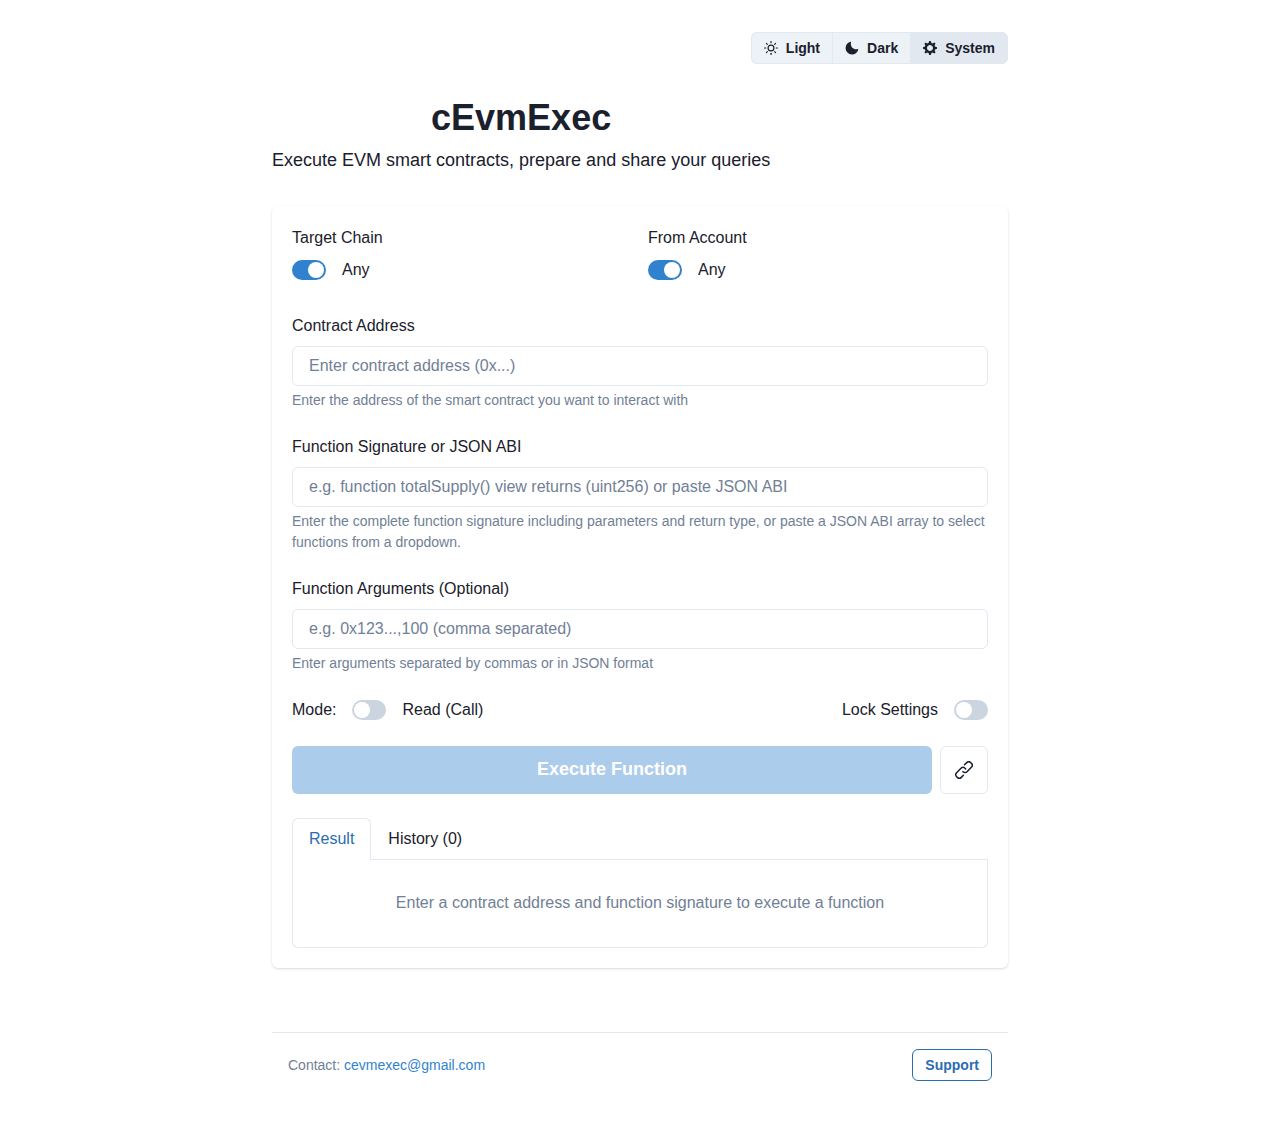
<file: index.html>
<!doctype html>
<html lang="en">
  <head>
    <meta charset="UTF-8" />
    <link rel="apple-touch-icon" sizes="180x180" href="/apple-touch-icon.png">
    <link rel="icon" type="image/png" sizes="32x32" href="/favicon-32x32.png">
    <link rel="icon" type="image/png" sizes="16x16" href="/favicon-16x16.png">
    <link rel="manifest" href="/site.webmanifest">
    <meta name="viewport" content="width=device-width, initial-scale=1.0" />
    <title>cEvmExec | Execute EVM Smart Contracts</title>
    <script type="module" crossorigin src="/assets/index-SxLn6He3.js"></script>
    <link rel="stylesheet" crossorigin href="/assets/index-XbdW03hg.css">
  </head>
  <body>
    <div id="root"></div>
  </body>
</html>
</file>
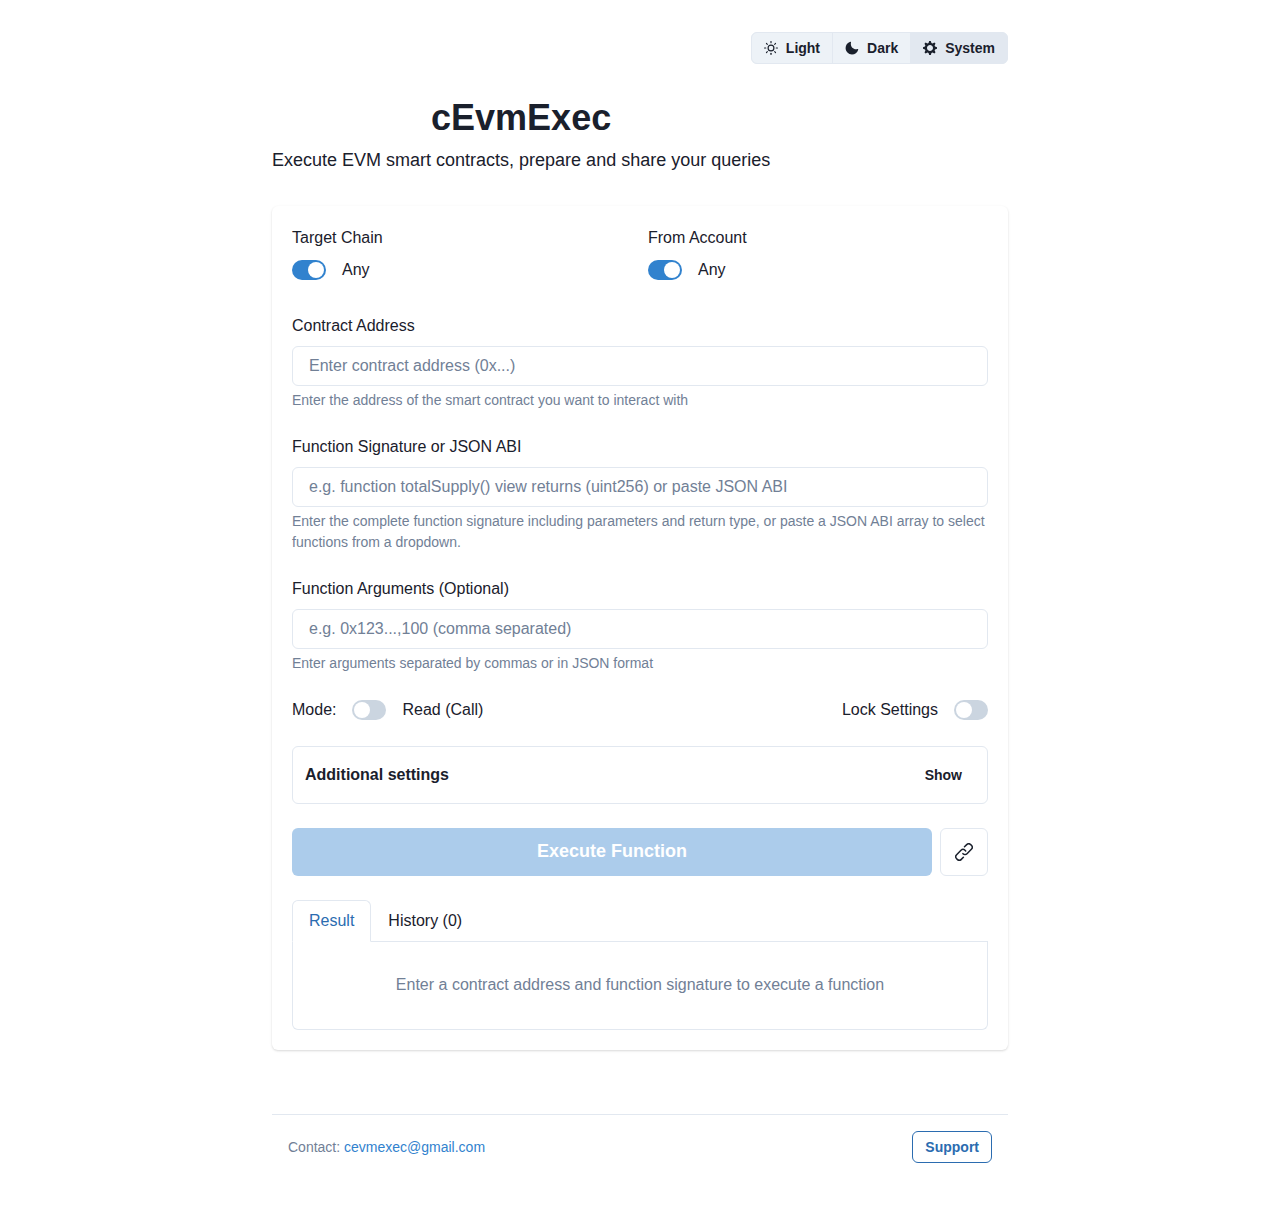
<file: c-evm-exec/index.html>
<!doctype html>
<html lang="en">
  <head>
    <meta charset="UTF-8" />
    <link rel="apple-touch-icon" sizes="180x180" href="/c-evm-exec/apple-touch-icon.png">
    <link rel="icon" type="image/png" sizes="32x32" href="/c-evm-exec/favicon-32x32.png">
    <link rel="icon" type="image/png" sizes="16x16" href="/c-evm-exec/favicon-16x16.png">
    <link rel="manifest" href="/c-evm-exec/site.webmanifest">
    <meta name="viewport" content="width=device-width, initial-scale=1.0" />
    <title>cEvmExec | Execute EVM Smart Contracts</title>
    <script type="module" crossorigin src="/c-evm-exec/assets/index-Dqx2PiT2.js"></script>
    <link rel="stylesheet" crossorigin href="/c-evm-exec/assets/index-XbdW03hg.css">
  </head>
  <body>
    <div id="root"></div>
  </body>
</html>
</file>
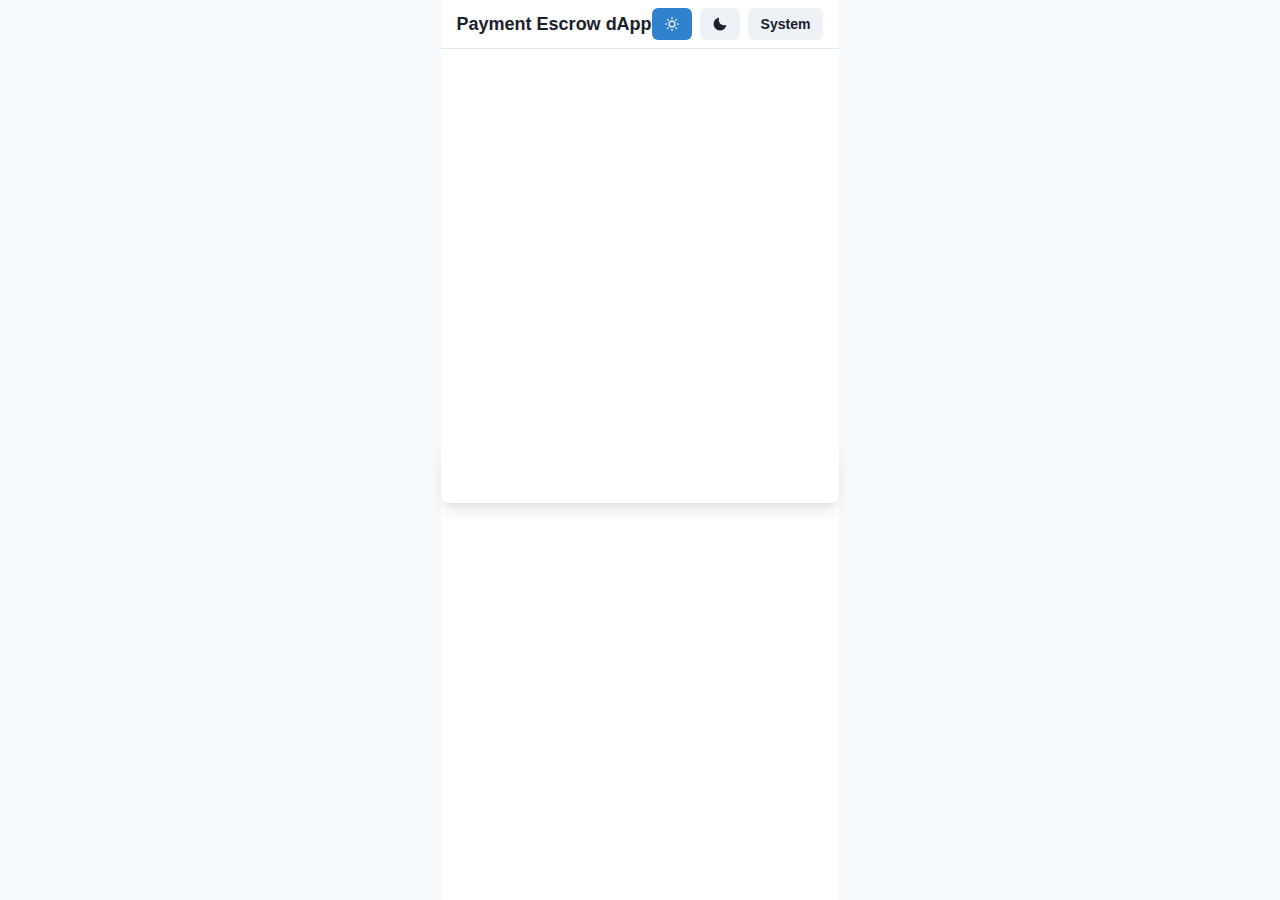
<file: payment-escrow-demo/index.html>
<!doctype html>
<html lang="en">
  <head>
    <meta charset="UTF-8" />
    <link rel="icon" type="image/svg+xml" href="/payment-escrow-demo/vite.svg" />
    <meta name="viewport" content="width=device-width, initial-scale=1.0" />
    <title>Vite + React + TS</title>
    <script type="module" crossorigin src="/payment-escrow-demo/assets/index-B3fAAQVp.js"></script>
    <link rel="stylesheet" crossorigin href="/payment-escrow-demo/assets/index-CQ7uEZ9y.css">
  </head>
  <body>
    <div id="root"></div>
  </body>
</html>
</file>
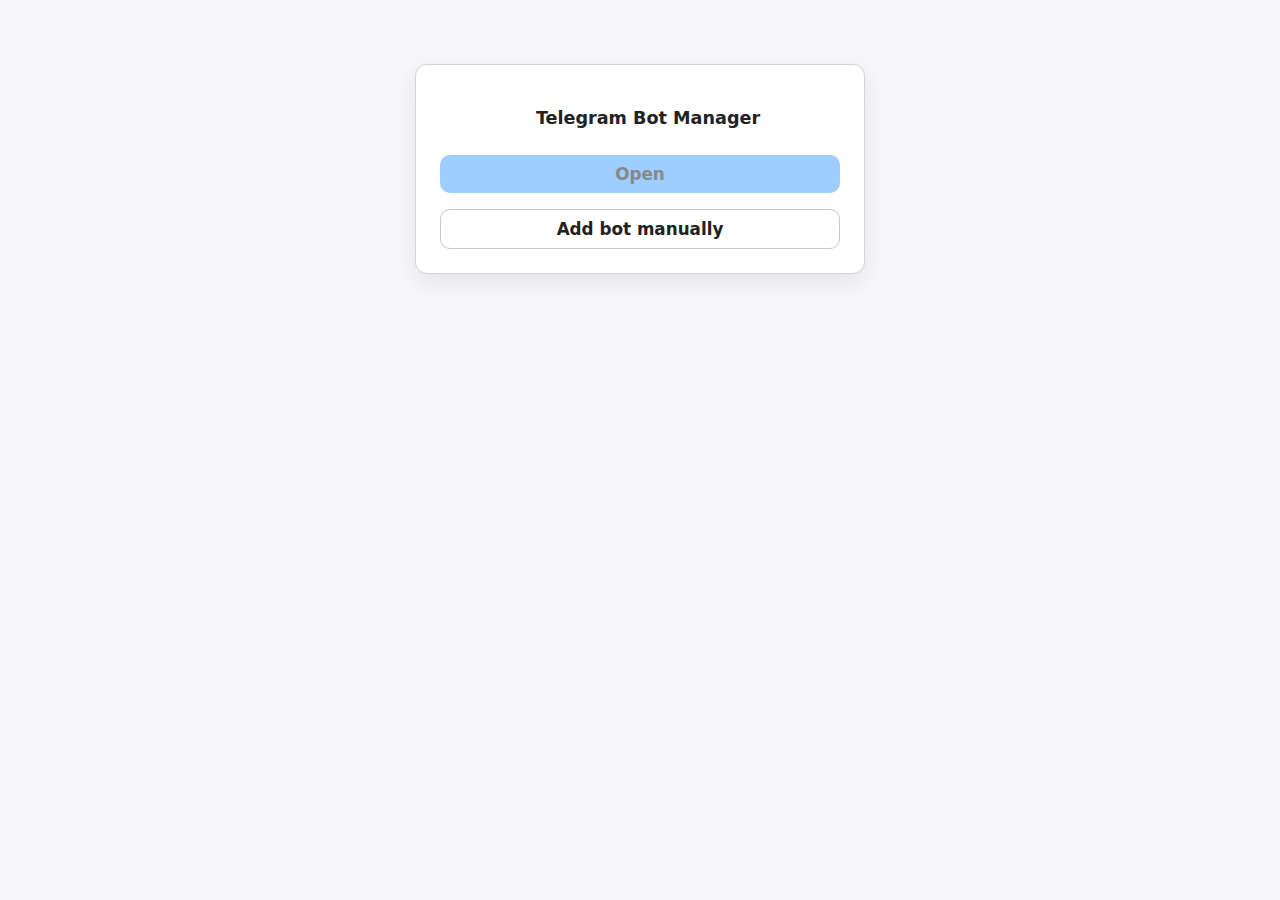
<file: tg-bot-mgr/index.html>
<!doctype html>
<html lang="en">
  <head>
    <meta charset="UTF-8" />
    <link rel="icon" type="image/png" href="/tg-bot-mgr/assets/favicon-96x96-BnGTQfo_.png" sizes="96x96" />
    <link rel="icon" type="image/svg+xml" href="/tg-bot-mgr/assets/favicon-kzw18Pbb.svg" />
    <link rel="shortcut icon" href="/tg-bot-mgr/assets/favicon-Dej0sKPl.ico" />
    <link rel="apple-touch-icon" sizes="180x180" href="/tg-bot-mgr/assets/apple-touch-icon-CgWHDt7_.png" />
    <link rel="manifest" href="/tg-bot-mgr/assets/site-SDphIG5N.webmanifest" />    <meta name="viewport" content="width=device-width, initial-scale=1.0" />
    <title>Telegram Bot Manager</title>
    <script type="module" crossorigin src="/tg-bot-mgr/assets/index-CdA2Se6t.js"></script>
    <link rel="stylesheet" crossorigin href="/tg-bot-mgr/assets/index-6ZyZ8cYD.css">
  </head>
  <body>
    <div id="root"></div>
  </body>
</html>
</file>
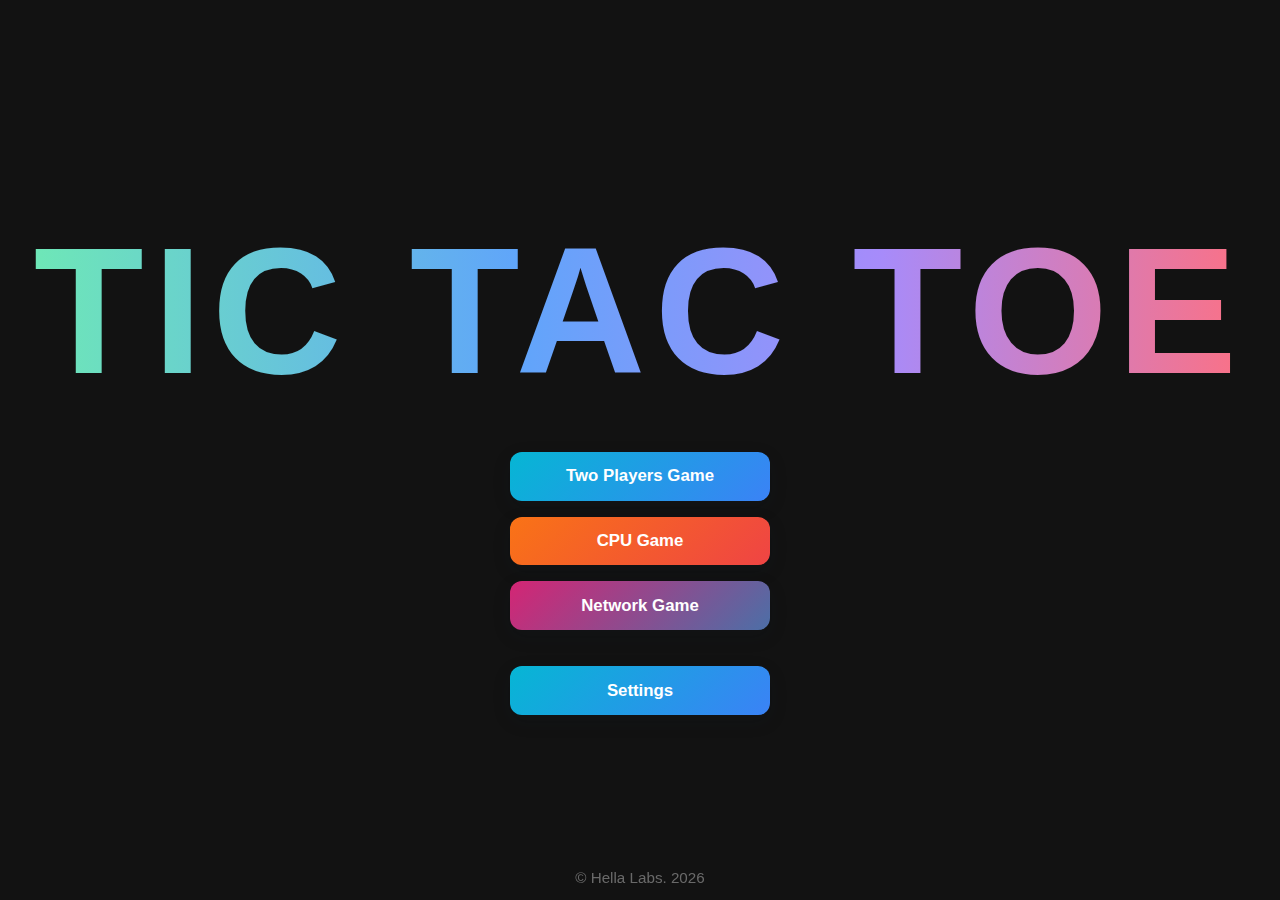
<file: tic-tac-toe/index.html>
<!doctype html>
<html lang="en">
  <head>
    <meta charset="UTF-8" />
    <link rel="icon" type="image/svg+xml" href="/tic-tac-toe/favicon.svg" />
    <!-- fallback for browsers that prefer ico -->
    <link rel="alternate icon" href="/tic-tac-toe/favicon.svg" />
    <meta name="viewport" content="width=device-width, initial-scale=1.0" />
    <title>tic-tac-toe</title>
    <script type="module" crossorigin src="/tic-tac-toe/assets/index-C40eplvd.js"></script>
    <link rel="stylesheet" crossorigin href="/tic-tac-toe/assets/index-lMoPb2-p.css">
  </head>
  <body>
    <div id="root"></div>
  </body>
</html>
</file>
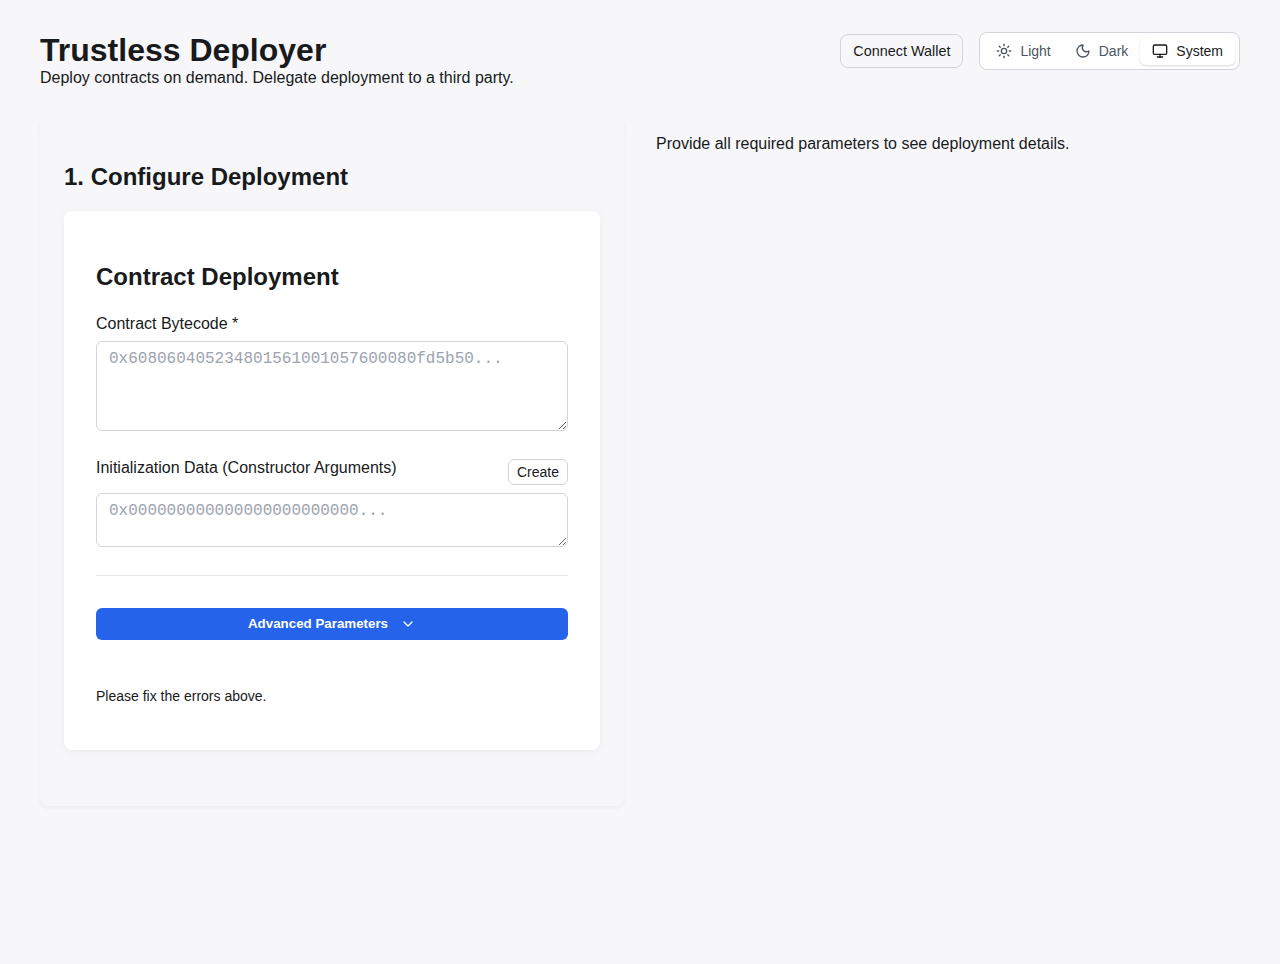
<file: trustless-deployer/index.html>
<!doctype html>
<html lang="en">
  <head>
    <meta charset="UTF-8" />
    <link rel="icon" type="image/png" href="/trustless-deployer/assets/favicon-96x96-Bd--wr_8.png" sizes="96x96" />
    <link rel="icon" type="image/svg+xml" href="/trustless-deployer/assets/favicon-B1NopTeC.svg" />
    <link rel="shortcut icon" href="/trustless-deployer/assets/favicon-BrxWhiCX.ico" />
    <link rel="apple-touch-icon" sizes="180x180" href="/trustless-deployer/assets/apple-touch-icon-BcESsQKA.png" />
    <link rel="manifest" href="/trustless-deployer/assets/site-SDphIG5N.webmanifest" />
    <meta name="viewport" content="width=device-width, initial-scale=1.0" />
    <title>Trustless Deployer</title>
    <script type="module" crossorigin src="/trustless-deployer/assets/index-DjYUB5Wj.js"></script>
    <link rel="stylesheet" crossorigin href="/trustless-deployer/assets/index-D3JilXo6.css">
  </head>
  <body>
    <div id="root"></div>
  </body>
</html>
</file>
<file: assets/index-XbdW03hg.css>
[data-rk] .iekbcc0{border:0;box-sizing:border-box;font-size:100%;line-height:normal;margin:0;padding:0;text-align:left;vertical-align:baseline;-webkit-tap-highlight-color:transparent}[data-rk] .iekbcc1{list-style:none}[data-rk] .iekbcc2{quotes:none}[data-rk] .iekbcc2:before,[data-rk] .iekbcc2:after{content:""}[data-rk] .iekbcc3{border-collapse:collapse;border-spacing:0}[data-rk] .iekbcc4{-webkit-appearance:none;-moz-appearance:none;appearance:none}[data-rk] .iekbcc5{outline:none}[data-rk] .iekbcc5::-moz-placeholder{opacity:1}[data-rk] .iekbcc5::placeholder{opacity:1}[data-rk] .iekbcc6{background-color:transparent;color:inherit}[data-rk] .iekbcc7:disabled{opacity:1}[data-rk] .iekbcc7::-ms-expand{display:none}[data-rk] .iekbcc8::-ms-clear{display:none}[data-rk] .iekbcc8::-webkit-search-cancel-button{-webkit-appearance:none}[data-rk] .iekbcc9{background:none;cursor:pointer;text-align:left}[data-rk] .iekbcca{color:inherit;text-decoration:none}[data-rk] .ju367v0{align-items:flex-start}[data-rk] .ju367v2{align-items:flex-end}[data-rk] .ju367v4{align-items:center}[data-rk] .ju367v6{display:none}[data-rk] .ju367v8{display:block}[data-rk] .ju367va{display:flex}[data-rk] .ju367vc{display:inline}[data-rk] .ju367ve{align-self:flex-start}[data-rk] .ju367vf{align-self:flex-end}[data-rk] .ju367vg{align-self:center}[data-rk] .ju367vh{background-size:cover}[data-rk] .ju367vi{border-radius:1px}[data-rk] .ju367vj{border-radius:6px}[data-rk] .ju367vk{border-radius:10px}[data-rk] .ju367vl{border-radius:13px}[data-rk] .ju367vm{border-radius:var(--rk-radii-actionButton)}[data-rk] .ju367vn{border-radius:var(--rk-radii-connectButton)}[data-rk] .ju367vo{border-radius:var(--rk-radii-menuButton)}[data-rk] .ju367vp{border-radius:var(--rk-radii-modal)}[data-rk] .ju367vq{border-radius:var(--rk-radii-modalMobile)}[data-rk] .ju367vr{border-radius:25%}[data-rk] .ju367vs{border-radius:9999px}[data-rk] .ju367vt{border-style:solid}[data-rk] .ju367vu{border-width:0px}[data-rk] .ju367vv{border-width:1px}[data-rk] .ju367vw{border-width:2px}[data-rk] .ju367vx{border-width:4px}[data-rk] .ju367vy{cursor:pointer}[data-rk] .ju367vz{cursor:none}[data-rk] .ju367v10{pointer-events:none}[data-rk] .ju367v11{pointer-events:all}[data-rk] .ju367v12{min-height:8px}[data-rk] .ju367v13{min-height:44px}[data-rk] .ju367v14{flex-direction:row}[data-rk] .ju367v15{flex-direction:column}[data-rk] .ju367v16{font-family:var(--rk-fonts-body)}[data-rk] .ju367v17{font-size:12px;line-height:18px}[data-rk] .ju367v18{font-size:13px;line-height:18px}[data-rk] .ju367v19{font-size:14px;line-height:18px}[data-rk] .ju367v1a{font-size:16px;line-height:20px}[data-rk] .ju367v1b{font-size:18px;line-height:24px}[data-rk] .ju367v1c{font-size:20px;line-height:24px}[data-rk] .ju367v1d{font-size:23px;line-height:29px}[data-rk] .ju367v1e{font-weight:400}[data-rk] .ju367v1f{font-weight:500}[data-rk] .ju367v1g{font-weight:600}[data-rk] .ju367v1h{font-weight:700}[data-rk] .ju367v1i{font-weight:800}[data-rk] .ju367v1j{gap:0}[data-rk] .ju367v1k{gap:1px}[data-rk] .ju367v1l{gap:2px}[data-rk] .ju367v1m{gap:3px}[data-rk] .ju367v1n{gap:4px}[data-rk] .ju367v1o{gap:5px}[data-rk] .ju367v1p{gap:6px}[data-rk] .ju367v1q{gap:8px}[data-rk] .ju367v1r{gap:10px}[data-rk] .ju367v1s{gap:12px}[data-rk] .ju367v1t{gap:14px}[data-rk] .ju367v1u{gap:16px}[data-rk] .ju367v1v{gap:18px}[data-rk] .ju367v1w{gap:20px}[data-rk] .ju367v1x{gap:24px}[data-rk] .ju367v1y{gap:28px}[data-rk] .ju367v1z{gap:32px}[data-rk] .ju367v20{gap:36px}[data-rk] .ju367v21{gap:44px}[data-rk] .ju367v22{gap:64px}[data-rk] .ju367v23{gap:-1px}[data-rk] .ju367v24{height:1px}[data-rk] .ju367v25{height:2px}[data-rk] .ju367v26{height:4px}[data-rk] .ju367v27{height:8px}[data-rk] .ju367v28{height:12px}[data-rk] .ju367v29{height:20px}[data-rk] .ju367v2a{height:24px}[data-rk] .ju367v2b{height:28px}[data-rk] .ju367v2c{height:30px}[data-rk] .ju367v2d{height:32px}[data-rk] .ju367v2e{height:34px}[data-rk] .ju367v2f{height:36px}[data-rk] .ju367v2g{height:40px}[data-rk] .ju367v2h{height:44px}[data-rk] .ju367v2i{height:48px}[data-rk] .ju367v2j{height:54px}[data-rk] .ju367v2k{height:60px}[data-rk] .ju367v2l{height:200px}[data-rk] .ju367v2m{height:100%}[data-rk] .ju367v2n{height:-moz-max-content;height:max-content}[data-rk] .ju367v2o{justify-content:flex-start}[data-rk] .ju367v2p{justify-content:flex-end}[data-rk] .ju367v2q{justify-content:center}[data-rk] .ju367v2r{justify-content:space-between}[data-rk] .ju367v2s{justify-content:space-around}[data-rk] .ju367v2t{text-align:left}[data-rk] .ju367v2u{text-align:center}[data-rk] .ju367v2v{text-align:inherit}[data-rk] .ju367v2w{margin-bottom:0}[data-rk] .ju367v2x{margin-bottom:1px}[data-rk] .ju367v2y{margin-bottom:2px}[data-rk] .ju367v2z{margin-bottom:3px}[data-rk] .ju367v30{margin-bottom:4px}[data-rk] .ju367v31{margin-bottom:5px}[data-rk] .ju367v32{margin-bottom:6px}[data-rk] .ju367v33{margin-bottom:8px}[data-rk] .ju367v34{margin-bottom:10px}[data-rk] .ju367v35{margin-bottom:12px}[data-rk] .ju367v36{margin-bottom:14px}[data-rk] .ju367v37{margin-bottom:16px}[data-rk] .ju367v38{margin-bottom:18px}[data-rk] .ju367v39{margin-bottom:20px}[data-rk] .ju367v3a{margin-bottom:24px}[data-rk] .ju367v3b{margin-bottom:28px}[data-rk] .ju367v3c{margin-bottom:32px}[data-rk] .ju367v3d{margin-bottom:36px}[data-rk] .ju367v3e{margin-bottom:44px}[data-rk] .ju367v3f{margin-bottom:64px}[data-rk] .ju367v3g{margin-bottom:-1px}[data-rk] .ju367v3h{margin-left:0}[data-rk] .ju367v3i{margin-left:1px}[data-rk] .ju367v3j{margin-left:2px}[data-rk] .ju367v3k{margin-left:3px}[data-rk] .ju367v3l{margin-left:4px}[data-rk] .ju367v3m{margin-left:5px}[data-rk] .ju367v3n{margin-left:6px}[data-rk] .ju367v3o{margin-left:8px}[data-rk] .ju367v3p{margin-left:10px}[data-rk] .ju367v3q{margin-left:12px}[data-rk] .ju367v3r{margin-left:14px}[data-rk] .ju367v3s{margin-left:16px}[data-rk] .ju367v3t{margin-left:18px}[data-rk] .ju367v3u{margin-left:20px}[data-rk] .ju367v3v{margin-left:24px}[data-rk] .ju367v3w{margin-left:28px}[data-rk] .ju367v3x{margin-left:32px}[data-rk] .ju367v3y{margin-left:36px}[data-rk] .ju367v3z{margin-left:44px}[data-rk] .ju367v40{margin-left:64px}[data-rk] .ju367v41{margin-left:-1px}[data-rk] .ju367v42{margin-right:0}[data-rk] .ju367v43{margin-right:1px}[data-rk] .ju367v44{margin-right:2px}[data-rk] .ju367v45{margin-right:3px}[data-rk] .ju367v46{margin-right:4px}[data-rk] .ju367v47{margin-right:5px}[data-rk] .ju367v48{margin-right:6px}[data-rk] .ju367v49{margin-right:8px}[data-rk] .ju367v4a{margin-right:10px}[data-rk] .ju367v4b{margin-right:12px}[data-rk] .ju367v4c{margin-right:14px}[data-rk] .ju367v4d{margin-right:16px}[data-rk] .ju367v4e{margin-right:18px}[data-rk] .ju367v4f{margin-right:20px}[data-rk] .ju367v4g{margin-right:24px}[data-rk] .ju367v4h{margin-right:28px}[data-rk] .ju367v4i{margin-right:32px}[data-rk] .ju367v4j{margin-right:36px}[data-rk] .ju367v4k{margin-right:44px}[data-rk] .ju367v4l{margin-right:64px}[data-rk] .ju367v4m{margin-right:-1px}[data-rk] .ju367v4n{margin-top:0}[data-rk] .ju367v4o{margin-top:1px}[data-rk] .ju367v4p{margin-top:2px}[data-rk] .ju367v4q{margin-top:3px}[data-rk] .ju367v4r{margin-top:4px}[data-rk] .ju367v4s{margin-top:5px}[data-rk] .ju367v4t{margin-top:6px}[data-rk] .ju367v4u{margin-top:8px}[data-rk] .ju367v4v{margin-top:10px}[data-rk] .ju367v4w{margin-top:12px}[data-rk] .ju367v4x{margin-top:14px}[data-rk] .ju367v4y{margin-top:16px}[data-rk] .ju367v4z{margin-top:18px}[data-rk] .ju367v50{margin-top:20px}[data-rk] .ju367v51{margin-top:24px}[data-rk] .ju367v52{margin-top:28px}[data-rk] .ju367v53{margin-top:32px}[data-rk] .ju367v54{margin-top:36px}[data-rk] .ju367v55{margin-top:44px}[data-rk] .ju367v56{margin-top:64px}[data-rk] .ju367v57{margin-top:-1px}[data-rk] .ju367v58{max-width:1px}[data-rk] .ju367v59{max-width:2px}[data-rk] .ju367v5a{max-width:4px}[data-rk] .ju367v5b{max-width:8px}[data-rk] .ju367v5c{max-width:12px}[data-rk] .ju367v5d{max-width:20px}[data-rk] .ju367v5e{max-width:24px}[data-rk] .ju367v5f{max-width:28px}[data-rk] .ju367v5g{max-width:30px}[data-rk] .ju367v5h{max-width:32px}[data-rk] .ju367v5i{max-width:34px}[data-rk] .ju367v5j{max-width:36px}[data-rk] .ju367v5k{max-width:40px}[data-rk] .ju367v5l{max-width:44px}[data-rk] .ju367v5m{max-width:48px}[data-rk] .ju367v5n{max-width:54px}[data-rk] .ju367v5o{max-width:60px}[data-rk] .ju367v5p{max-width:200px}[data-rk] .ju367v5q{max-width:100%}[data-rk] .ju367v5r{max-width:-moz-max-content;max-width:max-content}[data-rk] .ju367v5s{min-width:1px}[data-rk] .ju367v5t{min-width:2px}[data-rk] .ju367v5u{min-width:4px}[data-rk] .ju367v5v{min-width:8px}[data-rk] .ju367v5w{min-width:12px}[data-rk] .ju367v5x{min-width:20px}[data-rk] .ju367v5y{min-width:24px}[data-rk] .ju367v5z{min-width:28px}[data-rk] .ju367v60{min-width:30px}[data-rk] .ju367v61{min-width:32px}[data-rk] .ju367v62{min-width:34px}[data-rk] .ju367v63{min-width:36px}[data-rk] .ju367v64{min-width:40px}[data-rk] .ju367v65{min-width:44px}[data-rk] .ju367v66{min-width:48px}[data-rk] .ju367v67{min-width:54px}[data-rk] .ju367v68{min-width:60px}[data-rk] .ju367v69{min-width:200px}[data-rk] .ju367v6a{min-width:100%}[data-rk] .ju367v6b{min-width:-moz-max-content;min-width:max-content}[data-rk] .ju367v6c{overflow:hidden}[data-rk] .ju367v6d{padding-bottom:0}[data-rk] .ju367v6e{padding-bottom:1px}[data-rk] .ju367v6f{padding-bottom:2px}[data-rk] .ju367v6g{padding-bottom:3px}[data-rk] .ju367v6h{padding-bottom:4px}[data-rk] .ju367v6i{padding-bottom:5px}[data-rk] .ju367v6j{padding-bottom:6px}[data-rk] .ju367v6k{padding-bottom:8px}[data-rk] .ju367v6l{padding-bottom:10px}[data-rk] .ju367v6m{padding-bottom:12px}[data-rk] .ju367v6n{padding-bottom:14px}[data-rk] .ju367v6o{padding-bottom:16px}[data-rk] .ju367v6p{padding-bottom:18px}[data-rk] .ju367v6q{padding-bottom:20px}[data-rk] .ju367v6r{padding-bottom:24px}[data-rk] .ju367v6s{padding-bottom:28px}[data-rk] .ju367v6t{padding-bottom:32px}[data-rk] .ju367v6u{padding-bottom:36px}[data-rk] .ju367v6v{padding-bottom:44px}[data-rk] .ju367v6w{padding-bottom:64px}[data-rk] .ju367v6x{padding-bottom:-1px}[data-rk] .ju367v6y{padding-left:0}[data-rk] .ju367v6z{padding-left:1px}[data-rk] .ju367v70{padding-left:2px}[data-rk] .ju367v71{padding-left:3px}[data-rk] .ju367v72{padding-left:4px}[data-rk] .ju367v73{padding-left:5px}[data-rk] .ju367v74{padding-left:6px}[data-rk] .ju367v75{padding-left:8px}[data-rk] .ju367v76{padding-left:10px}[data-rk] .ju367v77{padding-left:12px}[data-rk] .ju367v78{padding-left:14px}[data-rk] .ju367v79{padding-left:16px}[data-rk] .ju367v7a{padding-left:18px}[data-rk] .ju367v7b{padding-left:20px}[data-rk] .ju367v7c{padding-left:24px}[data-rk] .ju367v7d{padding-left:28px}[data-rk] .ju367v7e{padding-left:32px}[data-rk] .ju367v7f{padding-left:36px}[data-rk] .ju367v7g{padding-left:44px}[data-rk] .ju367v7h{padding-left:64px}[data-rk] .ju367v7i{padding-left:-1px}[data-rk] .ju367v7j{padding-right:0}[data-rk] .ju367v7k{padding-right:1px}[data-rk] .ju367v7l{padding-right:2px}[data-rk] .ju367v7m{padding-right:3px}[data-rk] .ju367v7n{padding-right:4px}[data-rk] .ju367v7o{padding-right:5px}[data-rk] .ju367v7p{padding-right:6px}[data-rk] .ju367v7q{padding-right:8px}[data-rk] .ju367v7r{padding-right:10px}[data-rk] .ju367v7s{padding-right:12px}[data-rk] .ju367v7t{padding-right:14px}[data-rk] .ju367v7u{padding-right:16px}[data-rk] .ju367v7v{padding-right:18px}[data-rk] .ju367v7w{padding-right:20px}[data-rk] .ju367v7x{padding-right:24px}[data-rk] .ju367v7y{padding-right:28px}[data-rk] .ju367v7z{padding-right:32px}[data-rk] .ju367v80{padding-right:36px}[data-rk] .ju367v81{padding-right:44px}[data-rk] .ju367v82{padding-right:64px}[data-rk] .ju367v83{padding-right:-1px}[data-rk] .ju367v84{padding-top:0}[data-rk] .ju367v85{padding-top:1px}[data-rk] .ju367v86{padding-top:2px}[data-rk] .ju367v87{padding-top:3px}[data-rk] .ju367v88{padding-top:4px}[data-rk] .ju367v89{padding-top:5px}[data-rk] .ju367v8a{padding-top:6px}[data-rk] .ju367v8b{padding-top:8px}[data-rk] .ju367v8c{padding-top:10px}[data-rk] .ju367v8d{padding-top:12px}[data-rk] .ju367v8e{padding-top:14px}[data-rk] .ju367v8f{padding-top:16px}[data-rk] .ju367v8g{padding-top:18px}[data-rk] .ju367v8h{padding-top:20px}[data-rk] .ju367v8i{padding-top:24px}[data-rk] .ju367v8j{padding-top:28px}[data-rk] .ju367v8k{padding-top:32px}[data-rk] .ju367v8l{padding-top:36px}[data-rk] .ju367v8m{padding-top:44px}[data-rk] .ju367v8n{padding-top:64px}[data-rk] .ju367v8o{padding-top:-1px}[data-rk] .ju367v8p{position:absolute}[data-rk] .ju367v8q{position:fixed}[data-rk] .ju367v8r{position:relative}[data-rk] .ju367v8s{-webkit-user-select:none}[data-rk] .ju367v8t{right:0}[data-rk] .ju367v8u{transition:.125s ease}[data-rk] .ju367v8v{transition:transform .125s ease}[data-rk] .ju367v8w{-webkit-user-select:none;-moz-user-select:none;user-select:none}[data-rk] .ju367v8x{width:1px}[data-rk] .ju367v8y{width:2px}[data-rk] .ju367v8z{width:4px}[data-rk] .ju367v90{width:8px}[data-rk] .ju367v91{width:12px}[data-rk] .ju367v92{width:20px}[data-rk] .ju367v93{width:24px}[data-rk] .ju367v94{width:28px}[data-rk] .ju367v95{width:30px}[data-rk] .ju367v96{width:32px}[data-rk] .ju367v97{width:34px}[data-rk] .ju367v98{width:36px}[data-rk] .ju367v99{width:40px}[data-rk] .ju367v9a{width:44px}[data-rk] .ju367v9b{width:48px}[data-rk] .ju367v9c{width:54px}[data-rk] .ju367v9d{width:60px}[data-rk] .ju367v9e{width:200px}[data-rk] .ju367v9f{width:100%}[data-rk] .ju367v9g{width:-moz-max-content;width:max-content}[data-rk] .ju367v9h{-webkit-backdrop-filter:var(--rk-blurs-modalOverlay);backdrop-filter:var(--rk-blurs-modalOverlay)}[data-rk] .ju367v9i,[data-rk] .ju367v9j:hover,[data-rk] .ju367v9k:active{background:var(--rk-colors-accentColor)}[data-rk] .ju367v9l,[data-rk] .ju367v9m:hover,[data-rk] .ju367v9n:active{background:var(--rk-colors-accentColorForeground)}[data-rk] .ju367v9o,[data-rk] .ju367v9p:hover,[data-rk] .ju367v9q:active{background:var(--rk-colors-actionButtonBorder)}[data-rk] .ju367v9r,[data-rk] .ju367v9s:hover,[data-rk] .ju367v9t:active{background:var(--rk-colors-actionButtonBorderMobile)}[data-rk] .ju367v9u,[data-rk] .ju367v9v:hover,[data-rk] .ju367v9w:active{background:var(--rk-colors-actionButtonSecondaryBackground)}[data-rk] .ju367v9x,[data-rk] .ju367v9y:hover,[data-rk] .ju367v9z:active{background:var(--rk-colors-closeButton)}[data-rk] .ju367va0,[data-rk] .ju367va1:hover,[data-rk] .ju367va2:active{background:var(--rk-colors-closeButtonBackground)}[data-rk] .ju367va3,[data-rk] .ju367va4:hover,[data-rk] .ju367va5:active{background:var(--rk-colors-connectButtonBackground)}[data-rk] .ju367va6,[data-rk] .ju367va7:hover,[data-rk] .ju367va8:active{background:var(--rk-colors-connectButtonBackgroundError)}[data-rk] .ju367va9,[data-rk] .ju367vaa:hover,[data-rk] .ju367vab:active{background:var(--rk-colors-connectButtonInnerBackground)}[data-rk] .ju367vac,[data-rk] .ju367vad:hover,[data-rk] .ju367vae:active{background:var(--rk-colors-connectButtonText)}[data-rk] .ju367vaf,[data-rk] .ju367vag:hover,[data-rk] .ju367vah:active{background:var(--rk-colors-connectButtonTextError)}[data-rk] .ju367vai,[data-rk] .ju367vaj:hover,[data-rk] .ju367vak:active{background:var(--rk-colors-connectionIndicator)}[data-rk] .ju367val,[data-rk] .ju367vam:hover,[data-rk] .ju367van:active{background:var(--rk-colors-downloadBottomCardBackground)}[data-rk] .ju367vao,[data-rk] .ju367vap:hover,[data-rk] .ju367vaq:active{background:var(--rk-colors-downloadTopCardBackground)}[data-rk] .ju367var,[data-rk] .ju367vas:hover,[data-rk] .ju367vat:active{background:var(--rk-colors-error)}[data-rk] .ju367vau,[data-rk] .ju367vav:hover,[data-rk] .ju367vaw:active{background:var(--rk-colors-generalBorder)}[data-rk] .ju367vax,[data-rk] .ju367vay:hover,[data-rk] .ju367vaz:active{background:var(--rk-colors-generalBorderDim)}[data-rk] .ju367vb0,[data-rk] .ju367vb1:hover,[data-rk] .ju367vb2:active{background:var(--rk-colors-menuItemBackground)}[data-rk] .ju367vb3,[data-rk] .ju367vb4:hover,[data-rk] .ju367vb5:active{background:var(--rk-colors-modalBackdrop)}[data-rk] .ju367vb6,[data-rk] .ju367vb7:hover,[data-rk] .ju367vb8:active{background:var(--rk-colors-modalBackground)}[data-rk] .ju367vb9,[data-rk] .ju367vba:hover,[data-rk] .ju367vbb:active{background:var(--rk-colors-modalBorder)}[data-rk] .ju367vbc,[data-rk] .ju367vbd:hover,[data-rk] .ju367vbe:active{background:var(--rk-colors-modalText)}[data-rk] .ju367vbf,[data-rk] .ju367vbg:hover,[data-rk] .ju367vbh:active{background:var(--rk-colors-modalTextDim)}[data-rk] .ju367vbi,[data-rk] .ju367vbj:hover,[data-rk] .ju367vbk:active{background:var(--rk-colors-modalTextSecondary)}[data-rk] .ju367vbl,[data-rk] .ju367vbm:hover,[data-rk] .ju367vbn:active{background:var(--rk-colors-profileAction)}[data-rk] .ju367vbo,[data-rk] .ju367vbp:hover,[data-rk] .ju367vbq:active{background:var(--rk-colors-profileActionHover)}[data-rk] .ju367vbr,[data-rk] .ju367vbs:hover,[data-rk] .ju367vbt:active{background:var(--rk-colors-profileForeground)}[data-rk] .ju367vbu,[data-rk] .ju367vbv:hover,[data-rk] .ju367vbw:active{background:var(--rk-colors-selectedOptionBorder)}[data-rk] .ju367vbx,[data-rk] .ju367vby:hover,[data-rk] .ju367vbz:active{background:var(--rk-colors-standby)}[data-rk] .ju367vc0,[data-rk] .ju367vc1:hover,[data-rk] .ju367vc2:active{border-color:var(--rk-colors-accentColor)}[data-rk] .ju367vc3,[data-rk] .ju367vc4:hover,[data-rk] .ju367vc5:active{border-color:var(--rk-colors-accentColorForeground)}[data-rk] .ju367vc6,[data-rk] .ju367vc7:hover,[data-rk] .ju367vc8:active{border-color:var(--rk-colors-actionButtonBorder)}[data-rk] .ju367vc9,[data-rk] .ju367vca:hover,[data-rk] .ju367vcb:active{border-color:var(--rk-colors-actionButtonBorderMobile)}[data-rk] .ju367vcc,[data-rk] .ju367vcd:hover,[data-rk] .ju367vce:active{border-color:var(--rk-colors-actionButtonSecondaryBackground)}[data-rk] .ju367vcf,[data-rk] .ju367vcg:hover,[data-rk] .ju367vch:active{border-color:var(--rk-colors-closeButton)}[data-rk] .ju367vci,[data-rk] .ju367vcj:hover,[data-rk] .ju367vck:active{border-color:var(--rk-colors-closeButtonBackground)}[data-rk] .ju367vcl,[data-rk] .ju367vcm:hover,[data-rk] .ju367vcn:active{border-color:var(--rk-colors-connectButtonBackground)}[data-rk] .ju367vco,[data-rk] .ju367vcp:hover,[data-rk] .ju367vcq:active{border-color:var(--rk-colors-connectButtonBackgroundError)}[data-rk] .ju367vcr,[data-rk] .ju367vcs:hover,[data-rk] .ju367vct:active{border-color:var(--rk-colors-connectButtonInnerBackground)}[data-rk] .ju367vcu,[data-rk] .ju367vcv:hover,[data-rk] .ju367vcw:active{border-color:var(--rk-colors-connectButtonText)}[data-rk] .ju367vcx,[data-rk] .ju367vcy:hover,[data-rk] .ju367vcz:active{border-color:var(--rk-colors-connectButtonTextError)}[data-rk] .ju367vd0,[data-rk] .ju367vd1:hover,[data-rk] .ju367vd2:active{border-color:var(--rk-colors-connectionIndicator)}[data-rk] .ju367vd3,[data-rk] .ju367vd4:hover,[data-rk] .ju367vd5:active{border-color:var(--rk-colors-downloadBottomCardBackground)}[data-rk] .ju367vd6,[data-rk] .ju367vd7:hover,[data-rk] .ju367vd8:active{border-color:var(--rk-colors-downloadTopCardBackground)}[data-rk] .ju367vd9,[data-rk] .ju367vda:hover,[data-rk] .ju367vdb:active{border-color:var(--rk-colors-error)}[data-rk] .ju367vdc,[data-rk] .ju367vdd:hover,[data-rk] .ju367vde:active{border-color:var(--rk-colors-generalBorder)}[data-rk] .ju367vdf,[data-rk] .ju367vdg:hover,[data-rk] .ju367vdh:active{border-color:var(--rk-colors-generalBorderDim)}[data-rk] .ju367vdi,[data-rk] .ju367vdj:hover,[data-rk] .ju367vdk:active{border-color:var(--rk-colors-menuItemBackground)}[data-rk] .ju367vdl,[data-rk] .ju367vdm:hover,[data-rk] .ju367vdn:active{border-color:var(--rk-colors-modalBackdrop)}[data-rk] .ju367vdo,[data-rk] .ju367vdp:hover,[data-rk] .ju367vdq:active{border-color:var(--rk-colors-modalBackground)}[data-rk] .ju367vdr,[data-rk] .ju367vds:hover,[data-rk] .ju367vdt:active{border-color:var(--rk-colors-modalBorder)}[data-rk] .ju367vdu,[data-rk] .ju367vdv:hover,[data-rk] .ju367vdw:active{border-color:var(--rk-colors-modalText)}[data-rk] .ju367vdx,[data-rk] .ju367vdy:hover,[data-rk] .ju367vdz:active{border-color:var(--rk-colors-modalTextDim)}[data-rk] .ju367ve0,[data-rk] .ju367ve1:hover,[data-rk] .ju367ve2:active{border-color:var(--rk-colors-modalTextSecondary)}[data-rk] .ju367ve3,[data-rk] .ju367ve4:hover,[data-rk] .ju367ve5:active{border-color:var(--rk-colors-profileAction)}[data-rk] .ju367ve6,[data-rk] .ju367ve7:hover,[data-rk] .ju367ve8:active{border-color:var(--rk-colors-profileActionHover)}[data-rk] .ju367ve9,[data-rk] .ju367vea:hover,[data-rk] .ju367veb:active{border-color:var(--rk-colors-profileForeground)}[data-rk] .ju367vec,[data-rk] .ju367ved:hover,[data-rk] .ju367vee:active{border-color:var(--rk-colors-selectedOptionBorder)}[data-rk] .ju367vef,[data-rk] .ju367veg:hover,[data-rk] .ju367veh:active{border-color:var(--rk-colors-standby)}[data-rk] .ju367vei,[data-rk] .ju367vej:hover,[data-rk] .ju367vek:active{box-shadow:var(--rk-shadows-connectButton)}[data-rk] .ju367vel,[data-rk] .ju367vem:hover,[data-rk] .ju367ven:active{box-shadow:var(--rk-shadows-dialog)}[data-rk] .ju367veo,[data-rk] .ju367vep:hover,[data-rk] .ju367veq:active{box-shadow:var(--rk-shadows-profileDetailsAction)}[data-rk] .ju367ver,[data-rk] .ju367ves:hover,[data-rk] .ju367vet:active{box-shadow:var(--rk-shadows-selectedOption)}[data-rk] .ju367veu,[data-rk] .ju367vev:hover,[data-rk] .ju367vew:active{box-shadow:var(--rk-shadows-selectedWallet)}[data-rk] .ju367vex,[data-rk] .ju367vey:hover,[data-rk] .ju367vez:active{box-shadow:var(--rk-shadows-walletLogo)}[data-rk] .ju367vf0,[data-rk] .ju367vf1:hover,[data-rk] .ju367vf2:active{color:var(--rk-colors-accentColor)}[data-rk] .ju367vf3,[data-rk] .ju367vf4:hover,[data-rk] .ju367vf5:active{color:var(--rk-colors-accentColorForeground)}[data-rk] .ju367vf6,[data-rk] .ju367vf7:hover,[data-rk] .ju367vf8:active{color:var(--rk-colors-actionButtonBorder)}[data-rk] .ju367vf9,[data-rk] .ju367vfa:hover,[data-rk] .ju367vfb:active{color:var(--rk-colors-actionButtonBorderMobile)}[data-rk] .ju367vfc,[data-rk] .ju367vfd:hover,[data-rk] .ju367vfe:active{color:var(--rk-colors-actionButtonSecondaryBackground)}[data-rk] .ju367vff,[data-rk] .ju367vfg:hover,[data-rk] .ju367vfh:active{color:var(--rk-colors-closeButton)}[data-rk] .ju367vfi,[data-rk] .ju367vfj:hover,[data-rk] .ju367vfk:active{color:var(--rk-colors-closeButtonBackground)}[data-rk] .ju367vfl,[data-rk] .ju367vfm:hover,[data-rk] .ju367vfn:active{color:var(--rk-colors-connectButtonBackground)}[data-rk] .ju367vfo,[data-rk] .ju367vfp:hover,[data-rk] .ju367vfq:active{color:var(--rk-colors-connectButtonBackgroundError)}[data-rk] .ju367vfr,[data-rk] .ju367vfs:hover,[data-rk] .ju367vft:active{color:var(--rk-colors-connectButtonInnerBackground)}[data-rk] .ju367vfu,[data-rk] .ju367vfv:hover,[data-rk] .ju367vfw:active{color:var(--rk-colors-connectButtonText)}[data-rk] .ju367vfx,[data-rk] .ju367vfy:hover,[data-rk] .ju367vfz:active{color:var(--rk-colors-connectButtonTextError)}[data-rk] .ju367vg0,[data-rk] .ju367vg1:hover,[data-rk] .ju367vg2:active{color:var(--rk-colors-connectionIndicator)}[data-rk] .ju367vg3,[data-rk] .ju367vg4:hover,[data-rk] .ju367vg5:active{color:var(--rk-colors-downloadBottomCardBackground)}[data-rk] .ju367vg6,[data-rk] .ju367vg7:hover,[data-rk] .ju367vg8:active{color:var(--rk-colors-downloadTopCardBackground)}[data-rk] .ju367vg9,[data-rk] .ju367vga:hover,[data-rk] .ju367vgb:active{color:var(--rk-colors-error)}[data-rk] .ju367vgc,[data-rk] .ju367vgd:hover,[data-rk] .ju367vge:active{color:var(--rk-colors-generalBorder)}[data-rk] .ju367vgf,[data-rk] .ju367vgg:hover,[data-rk] .ju367vgh:active{color:var(--rk-colors-generalBorderDim)}[data-rk] .ju367vgi,[data-rk] .ju367vgj:hover,[data-rk] .ju367vgk:active{color:var(--rk-colors-menuItemBackground)}[data-rk] .ju367vgl,[data-rk] .ju367vgm:hover,[data-rk] .ju367vgn:active{color:var(--rk-colors-modalBackdrop)}[data-rk] .ju367vgo,[data-rk] .ju367vgp:hover,[data-rk] .ju367vgq:active{color:var(--rk-colors-modalBackground)}[data-rk] .ju367vgr,[data-rk] .ju367vgs:hover,[data-rk] .ju367vgt:active{color:var(--rk-colors-modalBorder)}[data-rk] .ju367vgu,[data-rk] .ju367vgv:hover,[data-rk] .ju367vgw:active{color:var(--rk-colors-modalText)}[data-rk] .ju367vgx,[data-rk] .ju367vgy:hover,[data-rk] .ju367vgz:active{color:var(--rk-colors-modalTextDim)}[data-rk] .ju367vh0,[data-rk] .ju367vh1:hover,[data-rk] .ju367vh2:active{color:var(--rk-colors-modalTextSecondary)}[data-rk] .ju367vh3,[data-rk] .ju367vh4:hover,[data-rk] .ju367vh5:active{color:var(--rk-colors-profileAction)}[data-rk] .ju367vh6,[data-rk] .ju367vh7:hover,[data-rk] .ju367vh8:active{color:var(--rk-colors-profileActionHover)}[data-rk] .ju367vh9,[data-rk] .ju367vha:hover,[data-rk] .ju367vhb:active{color:var(--rk-colors-profileForeground)}[data-rk] .ju367vhc,[data-rk] .ju367vhd:hover,[data-rk] .ju367vhe:active{color:var(--rk-colors-selectedOptionBorder)}[data-rk] .ju367vhf,[data-rk] .ju367vhg:hover,[data-rk] .ju367vhh:active{color:var(--rk-colors-standby)}@media screen and (min-width: 768px){[data-rk] .ju367v1{align-items:flex-start}[data-rk] .ju367v3{align-items:flex-end}[data-rk] .ju367v5{align-items:center}[data-rk] .ju367v7{display:none}[data-rk] .ju367v9{display:block}[data-rk] .ju367vb{display:flex}[data-rk] .ju367vd{display:inline}}[data-rk] ._12cbo8i3,[data-rk] ._12cbo8i3:after{--_12cbo8i0: 1;--_12cbo8i1: 1}[data-rk] ._12cbo8i3:hover{transform:scale(var(--_12cbo8i0))}[data-rk] ._12cbo8i3:active{transform:scale(var(--_12cbo8i1))}[data-rk] ._12cbo8i3:active:after{content:"";bottom:-1px;display:block;left:-1px;position:absolute;right:-1px;top:-1px;transform:scale(calc((1 / var(--_12cbo8i1)) * var(--_12cbo8i0)))}[data-rk] ._12cbo8i4,[data-rk] ._12cbo8i4:after{--_12cbo8i0: 1.025}[data-rk] ._12cbo8i5,[data-rk] ._12cbo8i5:after{--_12cbo8i0: 1.1}[data-rk] ._12cbo8i6,[data-rk] ._12cbo8i6:after{--_12cbo8i1: .95}[data-rk] ._12cbo8i7,[data-rk] ._12cbo8i7:after{--_12cbo8i1: .9}@keyframes _1luule41{0%{transform:rotate(0)}to{transform:rotate(360deg)}}[data-rk] ._1luule42{animation:_1luule41 3s infinite linear}[data-rk] ._1luule43{background:conic-gradient(from 180deg at 50% 50%,rgba(72,146,254,0) 0deg,currentColor 282.04deg,rgba(72,146,254,0) 319.86deg,rgba(72,146,254,0) 360deg);height:21px;width:21px}@keyframes _9pm4ki0{0%{transform:translateY(100%)}to{transform:translateY(0)}}@keyframes _9pm4ki1{0%{opacity:0}to{opacity:1}}[data-rk] ._9pm4ki3{animation:_9pm4ki1 .15s ease;bottom:-200px;left:-200px;padding:200px;right:-200px;top:-200px;transform:translateZ(0);z-index:2147483646}[data-rk] ._9pm4ki5{animation:_9pm4ki0 .35s cubic-bezier(.15,1.15,.6,1),_9pm4ki1 .15s ease;max-width:100vw}[data-rk] ._1ckjpok1{box-sizing:content-box;max-width:100vw;width:360px}[data-rk] ._1ckjpok2{width:100vw}[data-rk] ._1ckjpok3{min-width:720px;width:720px}[data-rk] ._1ckjpok4{min-width:368px;width:368px}[data-rk] ._1ckjpok6{border-width:0px;box-sizing:border-box;width:100vw}@media screen and (min-width: 768px){[data-rk] ._1ckjpok1{width:360px}[data-rk] ._1ckjpok2{width:480px}[data-rk] ._1ckjpok4{min-width:368px;width:368px}}@media screen and (max-width: 767px){[data-rk] ._1ckjpok7{border-bottom-left-radius:0;border-bottom-right-radius:0;margin-top:-200px;padding-bottom:200px;top:200px}}[data-rk] .v9horb0:hover{background:unset}[data-rk] ._18dqw9x0{max-height:456px;overflow-y:auto;overflow-x:hidden}[data-rk] ._18dqw9x1{max-height:456px;overflow-y:auto;overflow-x:hidden;scrollbar-width:none}[data-rk] ._18dqw9x1::-webkit-scrollbar{display:none}[data-rk] .g5kl0l0{border-color:transparent}[data-rk] ._1vwt0cg0{background:#fff}[data-rk] ._1vwt0cg2{max-height:454px;overflow-y:auto}[data-rk] ._1vwt0cg3{min-width:287px}[data-rk] ._1vwt0cg4{min-width:100%}@keyframes _1am14411{0%{stroke-dashoffset:0}to{stroke-dashoffset:-283}}[data-rk] ._1am14410{overflow:auto;scrollbar-width:none;transform:translateZ(0)}[data-rk] ._1am14410::-webkit-scrollbar{display:none}[data-rk] ._1am14412{animation:_1am14411 1s linear infinite;stroke-dasharray:98 196;fill:none;stroke-linecap:round;stroke-width:4}[data-rk] ._1am14413{position:absolute}[data-rk] ._1y2lnfi0{border:1px solid rgba(16,21,31,.06)}[data-rk] ._1y2lnfi1{max-width:-moz-fit-content;max-width:fit-content}.app{min-height:100vh}.functionSelector{width:100%;padding:8px 12px;border-radius:.375rem;border:1px solid var(--chakra-colors-gray-200);background-color:var(--chakra-colors-white);height:40px;display:flex;align-items:center;line-height:normal}.functionSelector option{padding:8px;line-height:normal}.functionSelector:hover{border-color:var(--chakra-colors-gray-300)}.functionSelector:focus{border-color:var(--chakra-colors-blue-500);box-shadow:0 0 0 1px var(--chakra-colors-blue-500)}.functionSelector:disabled{opacity:.4;cursor:not-allowed}[data-theme=dark] .functionSelector{background-color:var(--chakra-colors-gray-700);border-color:var(--chakra-colors-gray-600);color:var(--chakra-colors-white)}[data-theme=dark] .functionSelector:hover{border-color:var(--chakra-colors-gray-500)}.resultBox{padding:16px;background-color:var(--chakra-colors-gray-50);border-radius:.375rem;white-space:pre-wrap;overflow-x:auto;font-family:monospace}[data-theme=dark] .resultBox{background-color:var(--chakra-colors-gray-700)}.footer{width:100%;padding:16px 0;margin-top:32px;border-top:1px solid var(--chakra-colors-gray-200)}[data-theme=dark] .footer{border-top-color:var(--chakra-colors-gray-700)}:root{font-family:Inter,system-ui,Avenir,Helvetica,Arial,sans-serif;line-height:1.5;font-weight:400;color-scheme:light dark;color:#ffffffde;background-color:#242424;font-synthesis:none;text-rendering:optimizeLegibility;-webkit-font-smoothing:antialiased;-moz-osx-font-smoothing:grayscale}*{margin:0;padding:0;box-sizing:border-box}body{min-height:100vh}a{font-weight:500;color:#646cff;text-decoration:inherit}a:hover{color:#535bf2}h1{font-size:3.2em;line-height:1.1}button{border-radius:8px;border:1px solid transparent;padding:.6em 1.2em;font-size:1em;font-weight:500;font-family:inherit;background-color:#1a1a1a;cursor:pointer;transition:border-color .25s}button:hover{border-color:#646cff}button:focus,button:focus-visible{outline:4px auto -webkit-focus-ring-color}@media (prefers-color-scheme: light){:root{color:#213547;background-color:#fff}a:hover{color:#747bff}button{background-color:#f9f9f9}}
</file>
<file: c-evm-exec/assets/index-XbdW03hg.css>
[data-rk] .iekbcc0{border:0;box-sizing:border-box;font-size:100%;line-height:normal;margin:0;padding:0;text-align:left;vertical-align:baseline;-webkit-tap-highlight-color:transparent}[data-rk] .iekbcc1{list-style:none}[data-rk] .iekbcc2{quotes:none}[data-rk] .iekbcc2:before,[data-rk] .iekbcc2:after{content:""}[data-rk] .iekbcc3{border-collapse:collapse;border-spacing:0}[data-rk] .iekbcc4{-webkit-appearance:none;-moz-appearance:none;appearance:none}[data-rk] .iekbcc5{outline:none}[data-rk] .iekbcc5::-moz-placeholder{opacity:1}[data-rk] .iekbcc5::placeholder{opacity:1}[data-rk] .iekbcc6{background-color:transparent;color:inherit}[data-rk] .iekbcc7:disabled{opacity:1}[data-rk] .iekbcc7::-ms-expand{display:none}[data-rk] .iekbcc8::-ms-clear{display:none}[data-rk] .iekbcc8::-webkit-search-cancel-button{-webkit-appearance:none}[data-rk] .iekbcc9{background:none;cursor:pointer;text-align:left}[data-rk] .iekbcca{color:inherit;text-decoration:none}[data-rk] .ju367v0{align-items:flex-start}[data-rk] .ju367v2{align-items:flex-end}[data-rk] .ju367v4{align-items:center}[data-rk] .ju367v6{display:none}[data-rk] .ju367v8{display:block}[data-rk] .ju367va{display:flex}[data-rk] .ju367vc{display:inline}[data-rk] .ju367ve{align-self:flex-start}[data-rk] .ju367vf{align-self:flex-end}[data-rk] .ju367vg{align-self:center}[data-rk] .ju367vh{background-size:cover}[data-rk] .ju367vi{border-radius:1px}[data-rk] .ju367vj{border-radius:6px}[data-rk] .ju367vk{border-radius:10px}[data-rk] .ju367vl{border-radius:13px}[data-rk] .ju367vm{border-radius:var(--rk-radii-actionButton)}[data-rk] .ju367vn{border-radius:var(--rk-radii-connectButton)}[data-rk] .ju367vo{border-radius:var(--rk-radii-menuButton)}[data-rk] .ju367vp{border-radius:var(--rk-radii-modal)}[data-rk] .ju367vq{border-radius:var(--rk-radii-modalMobile)}[data-rk] .ju367vr{border-radius:25%}[data-rk] .ju367vs{border-radius:9999px}[data-rk] .ju367vt{border-style:solid}[data-rk] .ju367vu{border-width:0px}[data-rk] .ju367vv{border-width:1px}[data-rk] .ju367vw{border-width:2px}[data-rk] .ju367vx{border-width:4px}[data-rk] .ju367vy{cursor:pointer}[data-rk] .ju367vz{cursor:none}[data-rk] .ju367v10{pointer-events:none}[data-rk] .ju367v11{pointer-events:all}[data-rk] .ju367v12{min-height:8px}[data-rk] .ju367v13{min-height:44px}[data-rk] .ju367v14{flex-direction:row}[data-rk] .ju367v15{flex-direction:column}[data-rk] .ju367v16{font-family:var(--rk-fonts-body)}[data-rk] .ju367v17{font-size:12px;line-height:18px}[data-rk] .ju367v18{font-size:13px;line-height:18px}[data-rk] .ju367v19{font-size:14px;line-height:18px}[data-rk] .ju367v1a{font-size:16px;line-height:20px}[data-rk] .ju367v1b{font-size:18px;line-height:24px}[data-rk] .ju367v1c{font-size:20px;line-height:24px}[data-rk] .ju367v1d{font-size:23px;line-height:29px}[data-rk] .ju367v1e{font-weight:400}[data-rk] .ju367v1f{font-weight:500}[data-rk] .ju367v1g{font-weight:600}[data-rk] .ju367v1h{font-weight:700}[data-rk] .ju367v1i{font-weight:800}[data-rk] .ju367v1j{gap:0}[data-rk] .ju367v1k{gap:1px}[data-rk] .ju367v1l{gap:2px}[data-rk] .ju367v1m{gap:3px}[data-rk] .ju367v1n{gap:4px}[data-rk] .ju367v1o{gap:5px}[data-rk] .ju367v1p{gap:6px}[data-rk] .ju367v1q{gap:8px}[data-rk] .ju367v1r{gap:10px}[data-rk] .ju367v1s{gap:12px}[data-rk] .ju367v1t{gap:14px}[data-rk] .ju367v1u{gap:16px}[data-rk] .ju367v1v{gap:18px}[data-rk] .ju367v1w{gap:20px}[data-rk] .ju367v1x{gap:24px}[data-rk] .ju367v1y{gap:28px}[data-rk] .ju367v1z{gap:32px}[data-rk] .ju367v20{gap:36px}[data-rk] .ju367v21{gap:44px}[data-rk] .ju367v22{gap:64px}[data-rk] .ju367v23{gap:-1px}[data-rk] .ju367v24{height:1px}[data-rk] .ju367v25{height:2px}[data-rk] .ju367v26{height:4px}[data-rk] .ju367v27{height:8px}[data-rk] .ju367v28{height:12px}[data-rk] .ju367v29{height:20px}[data-rk] .ju367v2a{height:24px}[data-rk] .ju367v2b{height:28px}[data-rk] .ju367v2c{height:30px}[data-rk] .ju367v2d{height:32px}[data-rk] .ju367v2e{height:34px}[data-rk] .ju367v2f{height:36px}[data-rk] .ju367v2g{height:40px}[data-rk] .ju367v2h{height:44px}[data-rk] .ju367v2i{height:48px}[data-rk] .ju367v2j{height:54px}[data-rk] .ju367v2k{height:60px}[data-rk] .ju367v2l{height:200px}[data-rk] .ju367v2m{height:100%}[data-rk] .ju367v2n{height:-moz-max-content;height:max-content}[data-rk] .ju367v2o{justify-content:flex-start}[data-rk] .ju367v2p{justify-content:flex-end}[data-rk] .ju367v2q{justify-content:center}[data-rk] .ju367v2r{justify-content:space-between}[data-rk] .ju367v2s{justify-content:space-around}[data-rk] .ju367v2t{text-align:left}[data-rk] .ju367v2u{text-align:center}[data-rk] .ju367v2v{text-align:inherit}[data-rk] .ju367v2w{margin-bottom:0}[data-rk] .ju367v2x{margin-bottom:1px}[data-rk] .ju367v2y{margin-bottom:2px}[data-rk] .ju367v2z{margin-bottom:3px}[data-rk] .ju367v30{margin-bottom:4px}[data-rk] .ju367v31{margin-bottom:5px}[data-rk] .ju367v32{margin-bottom:6px}[data-rk] .ju367v33{margin-bottom:8px}[data-rk] .ju367v34{margin-bottom:10px}[data-rk] .ju367v35{margin-bottom:12px}[data-rk] .ju367v36{margin-bottom:14px}[data-rk] .ju367v37{margin-bottom:16px}[data-rk] .ju367v38{margin-bottom:18px}[data-rk] .ju367v39{margin-bottom:20px}[data-rk] .ju367v3a{margin-bottom:24px}[data-rk] .ju367v3b{margin-bottom:28px}[data-rk] .ju367v3c{margin-bottom:32px}[data-rk] .ju367v3d{margin-bottom:36px}[data-rk] .ju367v3e{margin-bottom:44px}[data-rk] .ju367v3f{margin-bottom:64px}[data-rk] .ju367v3g{margin-bottom:-1px}[data-rk] .ju367v3h{margin-left:0}[data-rk] .ju367v3i{margin-left:1px}[data-rk] .ju367v3j{margin-left:2px}[data-rk] .ju367v3k{margin-left:3px}[data-rk] .ju367v3l{margin-left:4px}[data-rk] .ju367v3m{margin-left:5px}[data-rk] .ju367v3n{margin-left:6px}[data-rk] .ju367v3o{margin-left:8px}[data-rk] .ju367v3p{margin-left:10px}[data-rk] .ju367v3q{margin-left:12px}[data-rk] .ju367v3r{margin-left:14px}[data-rk] .ju367v3s{margin-left:16px}[data-rk] .ju367v3t{margin-left:18px}[data-rk] .ju367v3u{margin-left:20px}[data-rk] .ju367v3v{margin-left:24px}[data-rk] .ju367v3w{margin-left:28px}[data-rk] .ju367v3x{margin-left:32px}[data-rk] .ju367v3y{margin-left:36px}[data-rk] .ju367v3z{margin-left:44px}[data-rk] .ju367v40{margin-left:64px}[data-rk] .ju367v41{margin-left:-1px}[data-rk] .ju367v42{margin-right:0}[data-rk] .ju367v43{margin-right:1px}[data-rk] .ju367v44{margin-right:2px}[data-rk] .ju367v45{margin-right:3px}[data-rk] .ju367v46{margin-right:4px}[data-rk] .ju367v47{margin-right:5px}[data-rk] .ju367v48{margin-right:6px}[data-rk] .ju367v49{margin-right:8px}[data-rk] .ju367v4a{margin-right:10px}[data-rk] .ju367v4b{margin-right:12px}[data-rk] .ju367v4c{margin-right:14px}[data-rk] .ju367v4d{margin-right:16px}[data-rk] .ju367v4e{margin-right:18px}[data-rk] .ju367v4f{margin-right:20px}[data-rk] .ju367v4g{margin-right:24px}[data-rk] .ju367v4h{margin-right:28px}[data-rk] .ju367v4i{margin-right:32px}[data-rk] .ju367v4j{margin-right:36px}[data-rk] .ju367v4k{margin-right:44px}[data-rk] .ju367v4l{margin-right:64px}[data-rk] .ju367v4m{margin-right:-1px}[data-rk] .ju367v4n{margin-top:0}[data-rk] .ju367v4o{margin-top:1px}[data-rk] .ju367v4p{margin-top:2px}[data-rk] .ju367v4q{margin-top:3px}[data-rk] .ju367v4r{margin-top:4px}[data-rk] .ju367v4s{margin-top:5px}[data-rk] .ju367v4t{margin-top:6px}[data-rk] .ju367v4u{margin-top:8px}[data-rk] .ju367v4v{margin-top:10px}[data-rk] .ju367v4w{margin-top:12px}[data-rk] .ju367v4x{margin-top:14px}[data-rk] .ju367v4y{margin-top:16px}[data-rk] .ju367v4z{margin-top:18px}[data-rk] .ju367v50{margin-top:20px}[data-rk] .ju367v51{margin-top:24px}[data-rk] .ju367v52{margin-top:28px}[data-rk] .ju367v53{margin-top:32px}[data-rk] .ju367v54{margin-top:36px}[data-rk] .ju367v55{margin-top:44px}[data-rk] .ju367v56{margin-top:64px}[data-rk] .ju367v57{margin-top:-1px}[data-rk] .ju367v58{max-width:1px}[data-rk] .ju367v59{max-width:2px}[data-rk] .ju367v5a{max-width:4px}[data-rk] .ju367v5b{max-width:8px}[data-rk] .ju367v5c{max-width:12px}[data-rk] .ju367v5d{max-width:20px}[data-rk] .ju367v5e{max-width:24px}[data-rk] .ju367v5f{max-width:28px}[data-rk] .ju367v5g{max-width:30px}[data-rk] .ju367v5h{max-width:32px}[data-rk] .ju367v5i{max-width:34px}[data-rk] .ju367v5j{max-width:36px}[data-rk] .ju367v5k{max-width:40px}[data-rk] .ju367v5l{max-width:44px}[data-rk] .ju367v5m{max-width:48px}[data-rk] .ju367v5n{max-width:54px}[data-rk] .ju367v5o{max-width:60px}[data-rk] .ju367v5p{max-width:200px}[data-rk] .ju367v5q{max-width:100%}[data-rk] .ju367v5r{max-width:-moz-max-content;max-width:max-content}[data-rk] .ju367v5s{min-width:1px}[data-rk] .ju367v5t{min-width:2px}[data-rk] .ju367v5u{min-width:4px}[data-rk] .ju367v5v{min-width:8px}[data-rk] .ju367v5w{min-width:12px}[data-rk] .ju367v5x{min-width:20px}[data-rk] .ju367v5y{min-width:24px}[data-rk] .ju367v5z{min-width:28px}[data-rk] .ju367v60{min-width:30px}[data-rk] .ju367v61{min-width:32px}[data-rk] .ju367v62{min-width:34px}[data-rk] .ju367v63{min-width:36px}[data-rk] .ju367v64{min-width:40px}[data-rk] .ju367v65{min-width:44px}[data-rk] .ju367v66{min-width:48px}[data-rk] .ju367v67{min-width:54px}[data-rk] .ju367v68{min-width:60px}[data-rk] .ju367v69{min-width:200px}[data-rk] .ju367v6a{min-width:100%}[data-rk] .ju367v6b{min-width:-moz-max-content;min-width:max-content}[data-rk] .ju367v6c{overflow:hidden}[data-rk] .ju367v6d{padding-bottom:0}[data-rk] .ju367v6e{padding-bottom:1px}[data-rk] .ju367v6f{padding-bottom:2px}[data-rk] .ju367v6g{padding-bottom:3px}[data-rk] .ju367v6h{padding-bottom:4px}[data-rk] .ju367v6i{padding-bottom:5px}[data-rk] .ju367v6j{padding-bottom:6px}[data-rk] .ju367v6k{padding-bottom:8px}[data-rk] .ju367v6l{padding-bottom:10px}[data-rk] .ju367v6m{padding-bottom:12px}[data-rk] .ju367v6n{padding-bottom:14px}[data-rk] .ju367v6o{padding-bottom:16px}[data-rk] .ju367v6p{padding-bottom:18px}[data-rk] .ju367v6q{padding-bottom:20px}[data-rk] .ju367v6r{padding-bottom:24px}[data-rk] .ju367v6s{padding-bottom:28px}[data-rk] .ju367v6t{padding-bottom:32px}[data-rk] .ju367v6u{padding-bottom:36px}[data-rk] .ju367v6v{padding-bottom:44px}[data-rk] .ju367v6w{padding-bottom:64px}[data-rk] .ju367v6x{padding-bottom:-1px}[data-rk] .ju367v6y{padding-left:0}[data-rk] .ju367v6z{padding-left:1px}[data-rk] .ju367v70{padding-left:2px}[data-rk] .ju367v71{padding-left:3px}[data-rk] .ju367v72{padding-left:4px}[data-rk] .ju367v73{padding-left:5px}[data-rk] .ju367v74{padding-left:6px}[data-rk] .ju367v75{padding-left:8px}[data-rk] .ju367v76{padding-left:10px}[data-rk] .ju367v77{padding-left:12px}[data-rk] .ju367v78{padding-left:14px}[data-rk] .ju367v79{padding-left:16px}[data-rk] .ju367v7a{padding-left:18px}[data-rk] .ju367v7b{padding-left:20px}[data-rk] .ju367v7c{padding-left:24px}[data-rk] .ju367v7d{padding-left:28px}[data-rk] .ju367v7e{padding-left:32px}[data-rk] .ju367v7f{padding-left:36px}[data-rk] .ju367v7g{padding-left:44px}[data-rk] .ju367v7h{padding-left:64px}[data-rk] .ju367v7i{padding-left:-1px}[data-rk] .ju367v7j{padding-right:0}[data-rk] .ju367v7k{padding-right:1px}[data-rk] .ju367v7l{padding-right:2px}[data-rk] .ju367v7m{padding-right:3px}[data-rk] .ju367v7n{padding-right:4px}[data-rk] .ju367v7o{padding-right:5px}[data-rk] .ju367v7p{padding-right:6px}[data-rk] .ju367v7q{padding-right:8px}[data-rk] .ju367v7r{padding-right:10px}[data-rk] .ju367v7s{padding-right:12px}[data-rk] .ju367v7t{padding-right:14px}[data-rk] .ju367v7u{padding-right:16px}[data-rk] .ju367v7v{padding-right:18px}[data-rk] .ju367v7w{padding-right:20px}[data-rk] .ju367v7x{padding-right:24px}[data-rk] .ju367v7y{padding-right:28px}[data-rk] .ju367v7z{padding-right:32px}[data-rk] .ju367v80{padding-right:36px}[data-rk] .ju367v81{padding-right:44px}[data-rk] .ju367v82{padding-right:64px}[data-rk] .ju367v83{padding-right:-1px}[data-rk] .ju367v84{padding-top:0}[data-rk] .ju367v85{padding-top:1px}[data-rk] .ju367v86{padding-top:2px}[data-rk] .ju367v87{padding-top:3px}[data-rk] .ju367v88{padding-top:4px}[data-rk] .ju367v89{padding-top:5px}[data-rk] .ju367v8a{padding-top:6px}[data-rk] .ju367v8b{padding-top:8px}[data-rk] .ju367v8c{padding-top:10px}[data-rk] .ju367v8d{padding-top:12px}[data-rk] .ju367v8e{padding-top:14px}[data-rk] .ju367v8f{padding-top:16px}[data-rk] .ju367v8g{padding-top:18px}[data-rk] .ju367v8h{padding-top:20px}[data-rk] .ju367v8i{padding-top:24px}[data-rk] .ju367v8j{padding-top:28px}[data-rk] .ju367v8k{padding-top:32px}[data-rk] .ju367v8l{padding-top:36px}[data-rk] .ju367v8m{padding-top:44px}[data-rk] .ju367v8n{padding-top:64px}[data-rk] .ju367v8o{padding-top:-1px}[data-rk] .ju367v8p{position:absolute}[data-rk] .ju367v8q{position:fixed}[data-rk] .ju367v8r{position:relative}[data-rk] .ju367v8s{-webkit-user-select:none}[data-rk] .ju367v8t{right:0}[data-rk] .ju367v8u{transition:.125s ease}[data-rk] .ju367v8v{transition:transform .125s ease}[data-rk] .ju367v8w{-webkit-user-select:none;-moz-user-select:none;user-select:none}[data-rk] .ju367v8x{width:1px}[data-rk] .ju367v8y{width:2px}[data-rk] .ju367v8z{width:4px}[data-rk] .ju367v90{width:8px}[data-rk] .ju367v91{width:12px}[data-rk] .ju367v92{width:20px}[data-rk] .ju367v93{width:24px}[data-rk] .ju367v94{width:28px}[data-rk] .ju367v95{width:30px}[data-rk] .ju367v96{width:32px}[data-rk] .ju367v97{width:34px}[data-rk] .ju367v98{width:36px}[data-rk] .ju367v99{width:40px}[data-rk] .ju367v9a{width:44px}[data-rk] .ju367v9b{width:48px}[data-rk] .ju367v9c{width:54px}[data-rk] .ju367v9d{width:60px}[data-rk] .ju367v9e{width:200px}[data-rk] .ju367v9f{width:100%}[data-rk] .ju367v9g{width:-moz-max-content;width:max-content}[data-rk] .ju367v9h{-webkit-backdrop-filter:var(--rk-blurs-modalOverlay);backdrop-filter:var(--rk-blurs-modalOverlay)}[data-rk] .ju367v9i,[data-rk] .ju367v9j:hover,[data-rk] .ju367v9k:active{background:var(--rk-colors-accentColor)}[data-rk] .ju367v9l,[data-rk] .ju367v9m:hover,[data-rk] .ju367v9n:active{background:var(--rk-colors-accentColorForeground)}[data-rk] .ju367v9o,[data-rk] .ju367v9p:hover,[data-rk] .ju367v9q:active{background:var(--rk-colors-actionButtonBorder)}[data-rk] .ju367v9r,[data-rk] .ju367v9s:hover,[data-rk] .ju367v9t:active{background:var(--rk-colors-actionButtonBorderMobile)}[data-rk] .ju367v9u,[data-rk] .ju367v9v:hover,[data-rk] .ju367v9w:active{background:var(--rk-colors-actionButtonSecondaryBackground)}[data-rk] .ju367v9x,[data-rk] .ju367v9y:hover,[data-rk] .ju367v9z:active{background:var(--rk-colors-closeButton)}[data-rk] .ju367va0,[data-rk] .ju367va1:hover,[data-rk] .ju367va2:active{background:var(--rk-colors-closeButtonBackground)}[data-rk] .ju367va3,[data-rk] .ju367va4:hover,[data-rk] .ju367va5:active{background:var(--rk-colors-connectButtonBackground)}[data-rk] .ju367va6,[data-rk] .ju367va7:hover,[data-rk] .ju367va8:active{background:var(--rk-colors-connectButtonBackgroundError)}[data-rk] .ju367va9,[data-rk] .ju367vaa:hover,[data-rk] .ju367vab:active{background:var(--rk-colors-connectButtonInnerBackground)}[data-rk] .ju367vac,[data-rk] .ju367vad:hover,[data-rk] .ju367vae:active{background:var(--rk-colors-connectButtonText)}[data-rk] .ju367vaf,[data-rk] .ju367vag:hover,[data-rk] .ju367vah:active{background:var(--rk-colors-connectButtonTextError)}[data-rk] .ju367vai,[data-rk] .ju367vaj:hover,[data-rk] .ju367vak:active{background:var(--rk-colors-connectionIndicator)}[data-rk] .ju367val,[data-rk] .ju367vam:hover,[data-rk] .ju367van:active{background:var(--rk-colors-downloadBottomCardBackground)}[data-rk] .ju367vao,[data-rk] .ju367vap:hover,[data-rk] .ju367vaq:active{background:var(--rk-colors-downloadTopCardBackground)}[data-rk] .ju367var,[data-rk] .ju367vas:hover,[data-rk] .ju367vat:active{background:var(--rk-colors-error)}[data-rk] .ju367vau,[data-rk] .ju367vav:hover,[data-rk] .ju367vaw:active{background:var(--rk-colors-generalBorder)}[data-rk] .ju367vax,[data-rk] .ju367vay:hover,[data-rk] .ju367vaz:active{background:var(--rk-colors-generalBorderDim)}[data-rk] .ju367vb0,[data-rk] .ju367vb1:hover,[data-rk] .ju367vb2:active{background:var(--rk-colors-menuItemBackground)}[data-rk] .ju367vb3,[data-rk] .ju367vb4:hover,[data-rk] .ju367vb5:active{background:var(--rk-colors-modalBackdrop)}[data-rk] .ju367vb6,[data-rk] .ju367vb7:hover,[data-rk] .ju367vb8:active{background:var(--rk-colors-modalBackground)}[data-rk] .ju367vb9,[data-rk] .ju367vba:hover,[data-rk] .ju367vbb:active{background:var(--rk-colors-modalBorder)}[data-rk] .ju367vbc,[data-rk] .ju367vbd:hover,[data-rk] .ju367vbe:active{background:var(--rk-colors-modalText)}[data-rk] .ju367vbf,[data-rk] .ju367vbg:hover,[data-rk] .ju367vbh:active{background:var(--rk-colors-modalTextDim)}[data-rk] .ju367vbi,[data-rk] .ju367vbj:hover,[data-rk] .ju367vbk:active{background:var(--rk-colors-modalTextSecondary)}[data-rk] .ju367vbl,[data-rk] .ju367vbm:hover,[data-rk] .ju367vbn:active{background:var(--rk-colors-profileAction)}[data-rk] .ju367vbo,[data-rk] .ju367vbp:hover,[data-rk] .ju367vbq:active{background:var(--rk-colors-profileActionHover)}[data-rk] .ju367vbr,[data-rk] .ju367vbs:hover,[data-rk] .ju367vbt:active{background:var(--rk-colors-profileForeground)}[data-rk] .ju367vbu,[data-rk] .ju367vbv:hover,[data-rk] .ju367vbw:active{background:var(--rk-colors-selectedOptionBorder)}[data-rk] .ju367vbx,[data-rk] .ju367vby:hover,[data-rk] .ju367vbz:active{background:var(--rk-colors-standby)}[data-rk] .ju367vc0,[data-rk] .ju367vc1:hover,[data-rk] .ju367vc2:active{border-color:var(--rk-colors-accentColor)}[data-rk] .ju367vc3,[data-rk] .ju367vc4:hover,[data-rk] .ju367vc5:active{border-color:var(--rk-colors-accentColorForeground)}[data-rk] .ju367vc6,[data-rk] .ju367vc7:hover,[data-rk] .ju367vc8:active{border-color:var(--rk-colors-actionButtonBorder)}[data-rk] .ju367vc9,[data-rk] .ju367vca:hover,[data-rk] .ju367vcb:active{border-color:var(--rk-colors-actionButtonBorderMobile)}[data-rk] .ju367vcc,[data-rk] .ju367vcd:hover,[data-rk] .ju367vce:active{border-color:var(--rk-colors-actionButtonSecondaryBackground)}[data-rk] .ju367vcf,[data-rk] .ju367vcg:hover,[data-rk] .ju367vch:active{border-color:var(--rk-colors-closeButton)}[data-rk] .ju367vci,[data-rk] .ju367vcj:hover,[data-rk] .ju367vck:active{border-color:var(--rk-colors-closeButtonBackground)}[data-rk] .ju367vcl,[data-rk] .ju367vcm:hover,[data-rk] .ju367vcn:active{border-color:var(--rk-colors-connectButtonBackground)}[data-rk] .ju367vco,[data-rk] .ju367vcp:hover,[data-rk] .ju367vcq:active{border-color:var(--rk-colors-connectButtonBackgroundError)}[data-rk] .ju367vcr,[data-rk] .ju367vcs:hover,[data-rk] .ju367vct:active{border-color:var(--rk-colors-connectButtonInnerBackground)}[data-rk] .ju367vcu,[data-rk] .ju367vcv:hover,[data-rk] .ju367vcw:active{border-color:var(--rk-colors-connectButtonText)}[data-rk] .ju367vcx,[data-rk] .ju367vcy:hover,[data-rk] .ju367vcz:active{border-color:var(--rk-colors-connectButtonTextError)}[data-rk] .ju367vd0,[data-rk] .ju367vd1:hover,[data-rk] .ju367vd2:active{border-color:var(--rk-colors-connectionIndicator)}[data-rk] .ju367vd3,[data-rk] .ju367vd4:hover,[data-rk] .ju367vd5:active{border-color:var(--rk-colors-downloadBottomCardBackground)}[data-rk] .ju367vd6,[data-rk] .ju367vd7:hover,[data-rk] .ju367vd8:active{border-color:var(--rk-colors-downloadTopCardBackground)}[data-rk] .ju367vd9,[data-rk] .ju367vda:hover,[data-rk] .ju367vdb:active{border-color:var(--rk-colors-error)}[data-rk] .ju367vdc,[data-rk] .ju367vdd:hover,[data-rk] .ju367vde:active{border-color:var(--rk-colors-generalBorder)}[data-rk] .ju367vdf,[data-rk] .ju367vdg:hover,[data-rk] .ju367vdh:active{border-color:var(--rk-colors-generalBorderDim)}[data-rk] .ju367vdi,[data-rk] .ju367vdj:hover,[data-rk] .ju367vdk:active{border-color:var(--rk-colors-menuItemBackground)}[data-rk] .ju367vdl,[data-rk] .ju367vdm:hover,[data-rk] .ju367vdn:active{border-color:var(--rk-colors-modalBackdrop)}[data-rk] .ju367vdo,[data-rk] .ju367vdp:hover,[data-rk] .ju367vdq:active{border-color:var(--rk-colors-modalBackground)}[data-rk] .ju367vdr,[data-rk] .ju367vds:hover,[data-rk] .ju367vdt:active{border-color:var(--rk-colors-modalBorder)}[data-rk] .ju367vdu,[data-rk] .ju367vdv:hover,[data-rk] .ju367vdw:active{border-color:var(--rk-colors-modalText)}[data-rk] .ju367vdx,[data-rk] .ju367vdy:hover,[data-rk] .ju367vdz:active{border-color:var(--rk-colors-modalTextDim)}[data-rk] .ju367ve0,[data-rk] .ju367ve1:hover,[data-rk] .ju367ve2:active{border-color:var(--rk-colors-modalTextSecondary)}[data-rk] .ju367ve3,[data-rk] .ju367ve4:hover,[data-rk] .ju367ve5:active{border-color:var(--rk-colors-profileAction)}[data-rk] .ju367ve6,[data-rk] .ju367ve7:hover,[data-rk] .ju367ve8:active{border-color:var(--rk-colors-profileActionHover)}[data-rk] .ju367ve9,[data-rk] .ju367vea:hover,[data-rk] .ju367veb:active{border-color:var(--rk-colors-profileForeground)}[data-rk] .ju367vec,[data-rk] .ju367ved:hover,[data-rk] .ju367vee:active{border-color:var(--rk-colors-selectedOptionBorder)}[data-rk] .ju367vef,[data-rk] .ju367veg:hover,[data-rk] .ju367veh:active{border-color:var(--rk-colors-standby)}[data-rk] .ju367vei,[data-rk] .ju367vej:hover,[data-rk] .ju367vek:active{box-shadow:var(--rk-shadows-connectButton)}[data-rk] .ju367vel,[data-rk] .ju367vem:hover,[data-rk] .ju367ven:active{box-shadow:var(--rk-shadows-dialog)}[data-rk] .ju367veo,[data-rk] .ju367vep:hover,[data-rk] .ju367veq:active{box-shadow:var(--rk-shadows-profileDetailsAction)}[data-rk] .ju367ver,[data-rk] .ju367ves:hover,[data-rk] .ju367vet:active{box-shadow:var(--rk-shadows-selectedOption)}[data-rk] .ju367veu,[data-rk] .ju367vev:hover,[data-rk] .ju367vew:active{box-shadow:var(--rk-shadows-selectedWallet)}[data-rk] .ju367vex,[data-rk] .ju367vey:hover,[data-rk] .ju367vez:active{box-shadow:var(--rk-shadows-walletLogo)}[data-rk] .ju367vf0,[data-rk] .ju367vf1:hover,[data-rk] .ju367vf2:active{color:var(--rk-colors-accentColor)}[data-rk] .ju367vf3,[data-rk] .ju367vf4:hover,[data-rk] .ju367vf5:active{color:var(--rk-colors-accentColorForeground)}[data-rk] .ju367vf6,[data-rk] .ju367vf7:hover,[data-rk] .ju367vf8:active{color:var(--rk-colors-actionButtonBorder)}[data-rk] .ju367vf9,[data-rk] .ju367vfa:hover,[data-rk] .ju367vfb:active{color:var(--rk-colors-actionButtonBorderMobile)}[data-rk] .ju367vfc,[data-rk] .ju367vfd:hover,[data-rk] .ju367vfe:active{color:var(--rk-colors-actionButtonSecondaryBackground)}[data-rk] .ju367vff,[data-rk] .ju367vfg:hover,[data-rk] .ju367vfh:active{color:var(--rk-colors-closeButton)}[data-rk] .ju367vfi,[data-rk] .ju367vfj:hover,[data-rk] .ju367vfk:active{color:var(--rk-colors-closeButtonBackground)}[data-rk] .ju367vfl,[data-rk] .ju367vfm:hover,[data-rk] .ju367vfn:active{color:var(--rk-colors-connectButtonBackground)}[data-rk] .ju367vfo,[data-rk] .ju367vfp:hover,[data-rk] .ju367vfq:active{color:var(--rk-colors-connectButtonBackgroundError)}[data-rk] .ju367vfr,[data-rk] .ju367vfs:hover,[data-rk] .ju367vft:active{color:var(--rk-colors-connectButtonInnerBackground)}[data-rk] .ju367vfu,[data-rk] .ju367vfv:hover,[data-rk] .ju367vfw:active{color:var(--rk-colors-connectButtonText)}[data-rk] .ju367vfx,[data-rk] .ju367vfy:hover,[data-rk] .ju367vfz:active{color:var(--rk-colors-connectButtonTextError)}[data-rk] .ju367vg0,[data-rk] .ju367vg1:hover,[data-rk] .ju367vg2:active{color:var(--rk-colors-connectionIndicator)}[data-rk] .ju367vg3,[data-rk] .ju367vg4:hover,[data-rk] .ju367vg5:active{color:var(--rk-colors-downloadBottomCardBackground)}[data-rk] .ju367vg6,[data-rk] .ju367vg7:hover,[data-rk] .ju367vg8:active{color:var(--rk-colors-downloadTopCardBackground)}[data-rk] .ju367vg9,[data-rk] .ju367vga:hover,[data-rk] .ju367vgb:active{color:var(--rk-colors-error)}[data-rk] .ju367vgc,[data-rk] .ju367vgd:hover,[data-rk] .ju367vge:active{color:var(--rk-colors-generalBorder)}[data-rk] .ju367vgf,[data-rk] .ju367vgg:hover,[data-rk] .ju367vgh:active{color:var(--rk-colors-generalBorderDim)}[data-rk] .ju367vgi,[data-rk] .ju367vgj:hover,[data-rk] .ju367vgk:active{color:var(--rk-colors-menuItemBackground)}[data-rk] .ju367vgl,[data-rk] .ju367vgm:hover,[data-rk] .ju367vgn:active{color:var(--rk-colors-modalBackdrop)}[data-rk] .ju367vgo,[data-rk] .ju367vgp:hover,[data-rk] .ju367vgq:active{color:var(--rk-colors-modalBackground)}[data-rk] .ju367vgr,[data-rk] .ju367vgs:hover,[data-rk] .ju367vgt:active{color:var(--rk-colors-modalBorder)}[data-rk] .ju367vgu,[data-rk] .ju367vgv:hover,[data-rk] .ju367vgw:active{color:var(--rk-colors-modalText)}[data-rk] .ju367vgx,[data-rk] .ju367vgy:hover,[data-rk] .ju367vgz:active{color:var(--rk-colors-modalTextDim)}[data-rk] .ju367vh0,[data-rk] .ju367vh1:hover,[data-rk] .ju367vh2:active{color:var(--rk-colors-modalTextSecondary)}[data-rk] .ju367vh3,[data-rk] .ju367vh4:hover,[data-rk] .ju367vh5:active{color:var(--rk-colors-profileAction)}[data-rk] .ju367vh6,[data-rk] .ju367vh7:hover,[data-rk] .ju367vh8:active{color:var(--rk-colors-profileActionHover)}[data-rk] .ju367vh9,[data-rk] .ju367vha:hover,[data-rk] .ju367vhb:active{color:var(--rk-colors-profileForeground)}[data-rk] .ju367vhc,[data-rk] .ju367vhd:hover,[data-rk] .ju367vhe:active{color:var(--rk-colors-selectedOptionBorder)}[data-rk] .ju367vhf,[data-rk] .ju367vhg:hover,[data-rk] .ju367vhh:active{color:var(--rk-colors-standby)}@media screen and (min-width: 768px){[data-rk] .ju367v1{align-items:flex-start}[data-rk] .ju367v3{align-items:flex-end}[data-rk] .ju367v5{align-items:center}[data-rk] .ju367v7{display:none}[data-rk] .ju367v9{display:block}[data-rk] .ju367vb{display:flex}[data-rk] .ju367vd{display:inline}}[data-rk] ._12cbo8i3,[data-rk] ._12cbo8i3:after{--_12cbo8i0: 1;--_12cbo8i1: 1}[data-rk] ._12cbo8i3:hover{transform:scale(var(--_12cbo8i0))}[data-rk] ._12cbo8i3:active{transform:scale(var(--_12cbo8i1))}[data-rk] ._12cbo8i3:active:after{content:"";bottom:-1px;display:block;left:-1px;position:absolute;right:-1px;top:-1px;transform:scale(calc((1 / var(--_12cbo8i1)) * var(--_12cbo8i0)))}[data-rk] ._12cbo8i4,[data-rk] ._12cbo8i4:after{--_12cbo8i0: 1.025}[data-rk] ._12cbo8i5,[data-rk] ._12cbo8i5:after{--_12cbo8i0: 1.1}[data-rk] ._12cbo8i6,[data-rk] ._12cbo8i6:after{--_12cbo8i1: .95}[data-rk] ._12cbo8i7,[data-rk] ._12cbo8i7:after{--_12cbo8i1: .9}@keyframes _1luule41{0%{transform:rotate(0)}to{transform:rotate(360deg)}}[data-rk] ._1luule42{animation:_1luule41 3s infinite linear}[data-rk] ._1luule43{background:conic-gradient(from 180deg at 50% 50%,rgba(72,146,254,0) 0deg,currentColor 282.04deg,rgba(72,146,254,0) 319.86deg,rgba(72,146,254,0) 360deg);height:21px;width:21px}@keyframes _9pm4ki0{0%{transform:translateY(100%)}to{transform:translateY(0)}}@keyframes _9pm4ki1{0%{opacity:0}to{opacity:1}}[data-rk] ._9pm4ki3{animation:_9pm4ki1 .15s ease;bottom:-200px;left:-200px;padding:200px;right:-200px;top:-200px;transform:translateZ(0);z-index:2147483646}[data-rk] ._9pm4ki5{animation:_9pm4ki0 .35s cubic-bezier(.15,1.15,.6,1),_9pm4ki1 .15s ease;max-width:100vw}[data-rk] ._1ckjpok1{box-sizing:content-box;max-width:100vw;width:360px}[data-rk] ._1ckjpok2{width:100vw}[data-rk] ._1ckjpok3{min-width:720px;width:720px}[data-rk] ._1ckjpok4{min-width:368px;width:368px}[data-rk] ._1ckjpok6{border-width:0px;box-sizing:border-box;width:100vw}@media screen and (min-width: 768px){[data-rk] ._1ckjpok1{width:360px}[data-rk] ._1ckjpok2{width:480px}[data-rk] ._1ckjpok4{min-width:368px;width:368px}}@media screen and (max-width: 767px){[data-rk] ._1ckjpok7{border-bottom-left-radius:0;border-bottom-right-radius:0;margin-top:-200px;padding-bottom:200px;top:200px}}[data-rk] .v9horb0:hover{background:unset}[data-rk] ._18dqw9x0{max-height:456px;overflow-y:auto;overflow-x:hidden}[data-rk] ._18dqw9x1{max-height:456px;overflow-y:auto;overflow-x:hidden;scrollbar-width:none}[data-rk] ._18dqw9x1::-webkit-scrollbar{display:none}[data-rk] .g5kl0l0{border-color:transparent}[data-rk] ._1vwt0cg0{background:#fff}[data-rk] ._1vwt0cg2{max-height:454px;overflow-y:auto}[data-rk] ._1vwt0cg3{min-width:287px}[data-rk] ._1vwt0cg4{min-width:100%}@keyframes _1am14411{0%{stroke-dashoffset:0}to{stroke-dashoffset:-283}}[data-rk] ._1am14410{overflow:auto;scrollbar-width:none;transform:translateZ(0)}[data-rk] ._1am14410::-webkit-scrollbar{display:none}[data-rk] ._1am14412{animation:_1am14411 1s linear infinite;stroke-dasharray:98 196;fill:none;stroke-linecap:round;stroke-width:4}[data-rk] ._1am14413{position:absolute}[data-rk] ._1y2lnfi0{border:1px solid rgba(16,21,31,.06)}[data-rk] ._1y2lnfi1{max-width:-moz-fit-content;max-width:fit-content}.app{min-height:100vh}.functionSelector{width:100%;padding:8px 12px;border-radius:.375rem;border:1px solid var(--chakra-colors-gray-200);background-color:var(--chakra-colors-white);height:40px;display:flex;align-items:center;line-height:normal}.functionSelector option{padding:8px;line-height:normal}.functionSelector:hover{border-color:var(--chakra-colors-gray-300)}.functionSelector:focus{border-color:var(--chakra-colors-blue-500);box-shadow:0 0 0 1px var(--chakra-colors-blue-500)}.functionSelector:disabled{opacity:.4;cursor:not-allowed}[data-theme=dark] .functionSelector{background-color:var(--chakra-colors-gray-700);border-color:var(--chakra-colors-gray-600);color:var(--chakra-colors-white)}[data-theme=dark] .functionSelector:hover{border-color:var(--chakra-colors-gray-500)}.resultBox{padding:16px;background-color:var(--chakra-colors-gray-50);border-radius:.375rem;white-space:pre-wrap;overflow-x:auto;font-family:monospace}[data-theme=dark] .resultBox{background-color:var(--chakra-colors-gray-700)}.footer{width:100%;padding:16px 0;margin-top:32px;border-top:1px solid var(--chakra-colors-gray-200)}[data-theme=dark] .footer{border-top-color:var(--chakra-colors-gray-700)}:root{font-family:Inter,system-ui,Avenir,Helvetica,Arial,sans-serif;line-height:1.5;font-weight:400;color-scheme:light dark;color:#ffffffde;background-color:#242424;font-synthesis:none;text-rendering:optimizeLegibility;-webkit-font-smoothing:antialiased;-moz-osx-font-smoothing:grayscale}*{margin:0;padding:0;box-sizing:border-box}body{min-height:100vh}a{font-weight:500;color:#646cff;text-decoration:inherit}a:hover{color:#535bf2}h1{font-size:3.2em;line-height:1.1}button{border-radius:8px;border:1px solid transparent;padding:.6em 1.2em;font-size:1em;font-weight:500;font-family:inherit;background-color:#1a1a1a;cursor:pointer;transition:border-color .25s}button:hover{border-color:#646cff}button:focus,button:focus-visible{outline:4px auto -webkit-focus-ring-color}@media (prefers-color-scheme: light){:root{color:#213547;background-color:#fff}a:hover{color:#747bff}button{background-color:#f9f9f9}}
</file>
<file: payment-escrow-demo/assets/index-CQ7uEZ9y.css>
:root{font-family:system-ui,Avenir,Helvetica,Arial,sans-serif;line-height:1.5;font-weight:400;color-scheme:light dark;color:#ffffffde;background-color:#242424;font-synthesis:none;text-rendering:optimizeLegibility;-webkit-font-smoothing:antialiased;-moz-osx-font-smoothing:grayscale}a{font-weight:500;color:#646cff;text-decoration:inherit}a:hover{color:#535bf2}body{margin:0;display:flex;place-items:center;justify-content:center;min-width:320px;min-height:100vh}h1{font-size:3.2em;line-height:1.1}button{border-radius:8px;border:1px solid transparent;padding:.6em 1.2em;font-size:1em;font-weight:500;font-family:inherit;background-color:#1a1a1a;cursor:pointer;transition:border-color .25s}button:hover{border-color:#646cff}button:focus,button:focus-visible{outline:4px auto -webkit-focus-ring-color}@media (prefers-color-scheme: light){:root{color:#213547;background-color:#fff}a:hover{color:#747bff}button{background-color:#f9f9f9}}[data-rk] .iekbcc0{border:0;box-sizing:border-box;font-size:100%;line-height:normal;margin:0;padding:0;text-align:left;vertical-align:baseline;-webkit-tap-highlight-color:transparent}[data-rk] .iekbcc1{list-style:none}[data-rk] .iekbcc2{quotes:none}[data-rk] .iekbcc2:before,[data-rk] .iekbcc2:after{content:""}[data-rk] .iekbcc3{border-collapse:collapse;border-spacing:0}[data-rk] .iekbcc4{-webkit-appearance:none;-moz-appearance:none;appearance:none}[data-rk] .iekbcc5{outline:none}[data-rk] .iekbcc5::-moz-placeholder{opacity:1}[data-rk] .iekbcc5::placeholder{opacity:1}[data-rk] .iekbcc6{background-color:transparent;color:inherit}[data-rk] .iekbcc7:disabled{opacity:1}[data-rk] .iekbcc7::-ms-expand{display:none}[data-rk] .iekbcc8::-ms-clear{display:none}[data-rk] .iekbcc8::-webkit-search-cancel-button{-webkit-appearance:none}[data-rk] .iekbcc9{background:none;cursor:pointer;text-align:left}[data-rk] .iekbcca{color:inherit;text-decoration:none}[data-rk] .ju367v0{align-items:flex-start}[data-rk] .ju367v2{align-items:flex-end}[data-rk] .ju367v4{align-items:center}[data-rk] .ju367v6{display:none}[data-rk] .ju367v8{display:block}[data-rk] .ju367va{display:flex}[data-rk] .ju367vc{display:inline}[data-rk] .ju367ve{align-self:flex-start}[data-rk] .ju367vf{align-self:flex-end}[data-rk] .ju367vg{align-self:center}[data-rk] .ju367vh{background-size:cover}[data-rk] .ju367vi{border-radius:1px}[data-rk] .ju367vj{border-radius:6px}[data-rk] .ju367vk{border-radius:10px}[data-rk] .ju367vl{border-radius:13px}[data-rk] .ju367vm{border-radius:var(--rk-radii-actionButton)}[data-rk] .ju367vn{border-radius:var(--rk-radii-connectButton)}[data-rk] .ju367vo{border-radius:var(--rk-radii-menuButton)}[data-rk] .ju367vp{border-radius:var(--rk-radii-modal)}[data-rk] .ju367vq{border-radius:var(--rk-radii-modalMobile)}[data-rk] .ju367vr{border-radius:25%}[data-rk] .ju367vs{border-radius:9999px}[data-rk] .ju367vt{border-style:solid}[data-rk] .ju367vu{border-width:0px}[data-rk] .ju367vv{border-width:1px}[data-rk] .ju367vw{border-width:2px}[data-rk] .ju367vx{border-width:4px}[data-rk] .ju367vy{cursor:pointer}[data-rk] .ju367vz{cursor:none}[data-rk] .ju367v10{pointer-events:none}[data-rk] .ju367v11{pointer-events:all}[data-rk] .ju367v12{min-height:8px}[data-rk] .ju367v13{min-height:44px}[data-rk] .ju367v14{flex-direction:row}[data-rk] .ju367v15{flex-direction:column}[data-rk] .ju367v16{font-family:var(--rk-fonts-body)}[data-rk] .ju367v17{font-size:12px;line-height:18px}[data-rk] .ju367v18{font-size:13px;line-height:18px}[data-rk] .ju367v19{font-size:14px;line-height:18px}[data-rk] .ju367v1a{font-size:16px;line-height:20px}[data-rk] .ju367v1b{font-size:18px;line-height:24px}[data-rk] .ju367v1c{font-size:20px;line-height:24px}[data-rk] .ju367v1d{font-size:23px;line-height:29px}[data-rk] .ju367v1e{font-weight:400}[data-rk] .ju367v1f{font-weight:500}[data-rk] .ju367v1g{font-weight:600}[data-rk] .ju367v1h{font-weight:700}[data-rk] .ju367v1i{font-weight:800}[data-rk] .ju367v1j{gap:0}[data-rk] .ju367v1k{gap:1px}[data-rk] .ju367v1l{gap:2px}[data-rk] .ju367v1m{gap:3px}[data-rk] .ju367v1n{gap:4px}[data-rk] .ju367v1o{gap:5px}[data-rk] .ju367v1p{gap:6px}[data-rk] .ju367v1q{gap:8px}[data-rk] .ju367v1r{gap:10px}[data-rk] .ju367v1s{gap:12px}[data-rk] .ju367v1t{gap:14px}[data-rk] .ju367v1u{gap:16px}[data-rk] .ju367v1v{gap:18px}[data-rk] .ju367v1w{gap:20px}[data-rk] .ju367v1x{gap:24px}[data-rk] .ju367v1y{gap:28px}[data-rk] .ju367v1z{gap:32px}[data-rk] .ju367v20{gap:36px}[data-rk] .ju367v21{gap:44px}[data-rk] .ju367v22{gap:64px}[data-rk] .ju367v23{gap:-1px}[data-rk] .ju367v24{height:1px}[data-rk] .ju367v25{height:2px}[data-rk] .ju367v26{height:4px}[data-rk] .ju367v27{height:8px}[data-rk] .ju367v28{height:12px}[data-rk] .ju367v29{height:20px}[data-rk] .ju367v2a{height:24px}[data-rk] .ju367v2b{height:28px}[data-rk] .ju367v2c{height:30px}[data-rk] .ju367v2d{height:32px}[data-rk] .ju367v2e{height:34px}[data-rk] .ju367v2f{height:36px}[data-rk] .ju367v2g{height:40px}[data-rk] .ju367v2h{height:44px}[data-rk] .ju367v2i{height:48px}[data-rk] .ju367v2j{height:54px}[data-rk] .ju367v2k{height:60px}[data-rk] .ju367v2l{height:200px}[data-rk] .ju367v2m{height:100%}[data-rk] .ju367v2n{height:-moz-max-content;height:max-content}[data-rk] .ju367v2o{justify-content:flex-start}[data-rk] .ju367v2p{justify-content:flex-end}[data-rk] .ju367v2q{justify-content:center}[data-rk] .ju367v2r{justify-content:space-between}[data-rk] .ju367v2s{justify-content:space-around}[data-rk] .ju367v2t{text-align:left}[data-rk] .ju367v2u{text-align:center}[data-rk] .ju367v2v{text-align:inherit}[data-rk] .ju367v2w{margin-bottom:0}[data-rk] .ju367v2x{margin-bottom:1px}[data-rk] .ju367v2y{margin-bottom:2px}[data-rk] .ju367v2z{margin-bottom:3px}[data-rk] .ju367v30{margin-bottom:4px}[data-rk] .ju367v31{margin-bottom:5px}[data-rk] .ju367v32{margin-bottom:6px}[data-rk] .ju367v33{margin-bottom:8px}[data-rk] .ju367v34{margin-bottom:10px}[data-rk] .ju367v35{margin-bottom:12px}[data-rk] .ju367v36{margin-bottom:14px}[data-rk] .ju367v37{margin-bottom:16px}[data-rk] .ju367v38{margin-bottom:18px}[data-rk] .ju367v39{margin-bottom:20px}[data-rk] .ju367v3a{margin-bottom:24px}[data-rk] .ju367v3b{margin-bottom:28px}[data-rk] .ju367v3c{margin-bottom:32px}[data-rk] .ju367v3d{margin-bottom:36px}[data-rk] .ju367v3e{margin-bottom:44px}[data-rk] .ju367v3f{margin-bottom:64px}[data-rk] .ju367v3g{margin-bottom:-1px}[data-rk] .ju367v3h{margin-left:0}[data-rk] .ju367v3i{margin-left:1px}[data-rk] .ju367v3j{margin-left:2px}[data-rk] .ju367v3k{margin-left:3px}[data-rk] .ju367v3l{margin-left:4px}[data-rk] .ju367v3m{margin-left:5px}[data-rk] .ju367v3n{margin-left:6px}[data-rk] .ju367v3o{margin-left:8px}[data-rk] .ju367v3p{margin-left:10px}[data-rk] .ju367v3q{margin-left:12px}[data-rk] .ju367v3r{margin-left:14px}[data-rk] .ju367v3s{margin-left:16px}[data-rk] .ju367v3t{margin-left:18px}[data-rk] .ju367v3u{margin-left:20px}[data-rk] .ju367v3v{margin-left:24px}[data-rk] .ju367v3w{margin-left:28px}[data-rk] .ju367v3x{margin-left:32px}[data-rk] .ju367v3y{margin-left:36px}[data-rk] .ju367v3z{margin-left:44px}[data-rk] .ju367v40{margin-left:64px}[data-rk] .ju367v41{margin-left:-1px}[data-rk] .ju367v42{margin-right:0}[data-rk] .ju367v43{margin-right:1px}[data-rk] .ju367v44{margin-right:2px}[data-rk] .ju367v45{margin-right:3px}[data-rk] .ju367v46{margin-right:4px}[data-rk] .ju367v47{margin-right:5px}[data-rk] .ju367v48{margin-right:6px}[data-rk] .ju367v49{margin-right:8px}[data-rk] .ju367v4a{margin-right:10px}[data-rk] .ju367v4b{margin-right:12px}[data-rk] .ju367v4c{margin-right:14px}[data-rk] .ju367v4d{margin-right:16px}[data-rk] .ju367v4e{margin-right:18px}[data-rk] .ju367v4f{margin-right:20px}[data-rk] .ju367v4g{margin-right:24px}[data-rk] .ju367v4h{margin-right:28px}[data-rk] .ju367v4i{margin-right:32px}[data-rk] .ju367v4j{margin-right:36px}[data-rk] .ju367v4k{margin-right:44px}[data-rk] .ju367v4l{margin-right:64px}[data-rk] .ju367v4m{margin-right:-1px}[data-rk] .ju367v4n{margin-top:0}[data-rk] .ju367v4o{margin-top:1px}[data-rk] .ju367v4p{margin-top:2px}[data-rk] .ju367v4q{margin-top:3px}[data-rk] .ju367v4r{margin-top:4px}[data-rk] .ju367v4s{margin-top:5px}[data-rk] .ju367v4t{margin-top:6px}[data-rk] .ju367v4u{margin-top:8px}[data-rk] .ju367v4v{margin-top:10px}[data-rk] .ju367v4w{margin-top:12px}[data-rk] .ju367v4x{margin-top:14px}[data-rk] .ju367v4y{margin-top:16px}[data-rk] .ju367v4z{margin-top:18px}[data-rk] .ju367v50{margin-top:20px}[data-rk] .ju367v51{margin-top:24px}[data-rk] .ju367v52{margin-top:28px}[data-rk] .ju367v53{margin-top:32px}[data-rk] .ju367v54{margin-top:36px}[data-rk] .ju367v55{margin-top:44px}[data-rk] .ju367v56{margin-top:64px}[data-rk] .ju367v57{margin-top:-1px}[data-rk] .ju367v58{max-width:1px}[data-rk] .ju367v59{max-width:2px}[data-rk] .ju367v5a{max-width:4px}[data-rk] .ju367v5b{max-width:8px}[data-rk] .ju367v5c{max-width:12px}[data-rk] .ju367v5d{max-width:20px}[data-rk] .ju367v5e{max-width:24px}[data-rk] .ju367v5f{max-width:28px}[data-rk] .ju367v5g{max-width:30px}[data-rk] .ju367v5h{max-width:32px}[data-rk] .ju367v5i{max-width:34px}[data-rk] .ju367v5j{max-width:36px}[data-rk] .ju367v5k{max-width:40px}[data-rk] .ju367v5l{max-width:44px}[data-rk] .ju367v5m{max-width:48px}[data-rk] .ju367v5n{max-width:54px}[data-rk] .ju367v5o{max-width:60px}[data-rk] .ju367v5p{max-width:200px}[data-rk] .ju367v5q{max-width:100%}[data-rk] .ju367v5r{max-width:-moz-max-content;max-width:max-content}[data-rk] .ju367v5s{min-width:1px}[data-rk] .ju367v5t{min-width:2px}[data-rk] .ju367v5u{min-width:4px}[data-rk] .ju367v5v{min-width:8px}[data-rk] .ju367v5w{min-width:12px}[data-rk] .ju367v5x{min-width:20px}[data-rk] .ju367v5y{min-width:24px}[data-rk] .ju367v5z{min-width:28px}[data-rk] .ju367v60{min-width:30px}[data-rk] .ju367v61{min-width:32px}[data-rk] .ju367v62{min-width:34px}[data-rk] .ju367v63{min-width:36px}[data-rk] .ju367v64{min-width:40px}[data-rk] .ju367v65{min-width:44px}[data-rk] .ju367v66{min-width:48px}[data-rk] .ju367v67{min-width:54px}[data-rk] .ju367v68{min-width:60px}[data-rk] .ju367v69{min-width:200px}[data-rk] .ju367v6a{min-width:100%}[data-rk] .ju367v6b{min-width:-moz-max-content;min-width:max-content}[data-rk] .ju367v6c{overflow:hidden}[data-rk] .ju367v6d{padding-bottom:0}[data-rk] .ju367v6e{padding-bottom:1px}[data-rk] .ju367v6f{padding-bottom:2px}[data-rk] .ju367v6g{padding-bottom:3px}[data-rk] .ju367v6h{padding-bottom:4px}[data-rk] .ju367v6i{padding-bottom:5px}[data-rk] .ju367v6j{padding-bottom:6px}[data-rk] .ju367v6k{padding-bottom:8px}[data-rk] .ju367v6l{padding-bottom:10px}[data-rk] .ju367v6m{padding-bottom:12px}[data-rk] .ju367v6n{padding-bottom:14px}[data-rk] .ju367v6o{padding-bottom:16px}[data-rk] .ju367v6p{padding-bottom:18px}[data-rk] .ju367v6q{padding-bottom:20px}[data-rk] .ju367v6r{padding-bottom:24px}[data-rk] .ju367v6s{padding-bottom:28px}[data-rk] .ju367v6t{padding-bottom:32px}[data-rk] .ju367v6u{padding-bottom:36px}[data-rk] .ju367v6v{padding-bottom:44px}[data-rk] .ju367v6w{padding-bottom:64px}[data-rk] .ju367v6x{padding-bottom:-1px}[data-rk] .ju367v6y{padding-left:0}[data-rk] .ju367v6z{padding-left:1px}[data-rk] .ju367v70{padding-left:2px}[data-rk] .ju367v71{padding-left:3px}[data-rk] .ju367v72{padding-left:4px}[data-rk] .ju367v73{padding-left:5px}[data-rk] .ju367v74{padding-left:6px}[data-rk] .ju367v75{padding-left:8px}[data-rk] .ju367v76{padding-left:10px}[data-rk] .ju367v77{padding-left:12px}[data-rk] .ju367v78{padding-left:14px}[data-rk] .ju367v79{padding-left:16px}[data-rk] .ju367v7a{padding-left:18px}[data-rk] .ju367v7b{padding-left:20px}[data-rk] .ju367v7c{padding-left:24px}[data-rk] .ju367v7d{padding-left:28px}[data-rk] .ju367v7e{padding-left:32px}[data-rk] .ju367v7f{padding-left:36px}[data-rk] .ju367v7g{padding-left:44px}[data-rk] .ju367v7h{padding-left:64px}[data-rk] .ju367v7i{padding-left:-1px}[data-rk] .ju367v7j{padding-right:0}[data-rk] .ju367v7k{padding-right:1px}[data-rk] .ju367v7l{padding-right:2px}[data-rk] .ju367v7m{padding-right:3px}[data-rk] .ju367v7n{padding-right:4px}[data-rk] .ju367v7o{padding-right:5px}[data-rk] .ju367v7p{padding-right:6px}[data-rk] .ju367v7q{padding-right:8px}[data-rk] .ju367v7r{padding-right:10px}[data-rk] .ju367v7s{padding-right:12px}[data-rk] .ju367v7t{padding-right:14px}[data-rk] .ju367v7u{padding-right:16px}[data-rk] .ju367v7v{padding-right:18px}[data-rk] .ju367v7w{padding-right:20px}[data-rk] .ju367v7x{padding-right:24px}[data-rk] .ju367v7y{padding-right:28px}[data-rk] .ju367v7z{padding-right:32px}[data-rk] .ju367v80{padding-right:36px}[data-rk] .ju367v81{padding-right:44px}[data-rk] .ju367v82{padding-right:64px}[data-rk] .ju367v83{padding-right:-1px}[data-rk] .ju367v84{padding-top:0}[data-rk] .ju367v85{padding-top:1px}[data-rk] .ju367v86{padding-top:2px}[data-rk] .ju367v87{padding-top:3px}[data-rk] .ju367v88{padding-top:4px}[data-rk] .ju367v89{padding-top:5px}[data-rk] .ju367v8a{padding-top:6px}[data-rk] .ju367v8b{padding-top:8px}[data-rk] .ju367v8c{padding-top:10px}[data-rk] .ju367v8d{padding-top:12px}[data-rk] .ju367v8e{padding-top:14px}[data-rk] .ju367v8f{padding-top:16px}[data-rk] .ju367v8g{padding-top:18px}[data-rk] .ju367v8h{padding-top:20px}[data-rk] .ju367v8i{padding-top:24px}[data-rk] .ju367v8j{padding-top:28px}[data-rk] .ju367v8k{padding-top:32px}[data-rk] .ju367v8l{padding-top:36px}[data-rk] .ju367v8m{padding-top:44px}[data-rk] .ju367v8n{padding-top:64px}[data-rk] .ju367v8o{padding-top:-1px}[data-rk] .ju367v8p{position:absolute}[data-rk] .ju367v8q{position:fixed}[data-rk] .ju367v8r{position:relative}[data-rk] .ju367v8s{-webkit-user-select:none}[data-rk] .ju367v8t{right:0}[data-rk] .ju367v8u{transition:.125s ease}[data-rk] .ju367v8v{transition:transform .125s ease}[data-rk] .ju367v8w{-webkit-user-select:none;-moz-user-select:none;user-select:none}[data-rk] .ju367v8x{width:1px}[data-rk] .ju367v8y{width:2px}[data-rk] .ju367v8z{width:4px}[data-rk] .ju367v90{width:8px}[data-rk] .ju367v91{width:12px}[data-rk] .ju367v92{width:20px}[data-rk] .ju367v93{width:24px}[data-rk] .ju367v94{width:28px}[data-rk] .ju367v95{width:30px}[data-rk] .ju367v96{width:32px}[data-rk] .ju367v97{width:34px}[data-rk] .ju367v98{width:36px}[data-rk] .ju367v99{width:40px}[data-rk] .ju367v9a{width:44px}[data-rk] .ju367v9b{width:48px}[data-rk] .ju367v9c{width:54px}[data-rk] .ju367v9d{width:60px}[data-rk] .ju367v9e{width:200px}[data-rk] .ju367v9f{width:100%}[data-rk] .ju367v9g{width:-moz-max-content;width:max-content}[data-rk] .ju367v9h{-webkit-backdrop-filter:var(--rk-blurs-modalOverlay);backdrop-filter:var(--rk-blurs-modalOverlay)}[data-rk] .ju367v9i,[data-rk] .ju367v9j:hover,[data-rk] .ju367v9k:active{background:var(--rk-colors-accentColor)}[data-rk] .ju367v9l,[data-rk] .ju367v9m:hover,[data-rk] .ju367v9n:active{background:var(--rk-colors-accentColorForeground)}[data-rk] .ju367v9o,[data-rk] .ju367v9p:hover,[data-rk] .ju367v9q:active{background:var(--rk-colors-actionButtonBorder)}[data-rk] .ju367v9r,[data-rk] .ju367v9s:hover,[data-rk] .ju367v9t:active{background:var(--rk-colors-actionButtonBorderMobile)}[data-rk] .ju367v9u,[data-rk] .ju367v9v:hover,[data-rk] .ju367v9w:active{background:var(--rk-colors-actionButtonSecondaryBackground)}[data-rk] .ju367v9x,[data-rk] .ju367v9y:hover,[data-rk] .ju367v9z:active{background:var(--rk-colors-closeButton)}[data-rk] .ju367va0,[data-rk] .ju367va1:hover,[data-rk] .ju367va2:active{background:var(--rk-colors-closeButtonBackground)}[data-rk] .ju367va3,[data-rk] .ju367va4:hover,[data-rk] .ju367va5:active{background:var(--rk-colors-connectButtonBackground)}[data-rk] .ju367va6,[data-rk] .ju367va7:hover,[data-rk] .ju367va8:active{background:var(--rk-colors-connectButtonBackgroundError)}[data-rk] .ju367va9,[data-rk] .ju367vaa:hover,[data-rk] .ju367vab:active{background:var(--rk-colors-connectButtonInnerBackground)}[data-rk] .ju367vac,[data-rk] .ju367vad:hover,[data-rk] .ju367vae:active{background:var(--rk-colors-connectButtonText)}[data-rk] .ju367vaf,[data-rk] .ju367vag:hover,[data-rk] .ju367vah:active{background:var(--rk-colors-connectButtonTextError)}[data-rk] .ju367vai,[data-rk] .ju367vaj:hover,[data-rk] .ju367vak:active{background:var(--rk-colors-connectionIndicator)}[data-rk] .ju367val,[data-rk] .ju367vam:hover,[data-rk] .ju367van:active{background:var(--rk-colors-downloadBottomCardBackground)}[data-rk] .ju367vao,[data-rk] .ju367vap:hover,[data-rk] .ju367vaq:active{background:var(--rk-colors-downloadTopCardBackground)}[data-rk] .ju367var,[data-rk] .ju367vas:hover,[data-rk] .ju367vat:active{background:var(--rk-colors-error)}[data-rk] .ju367vau,[data-rk] .ju367vav:hover,[data-rk] .ju367vaw:active{background:var(--rk-colors-generalBorder)}[data-rk] .ju367vax,[data-rk] .ju367vay:hover,[data-rk] .ju367vaz:active{background:var(--rk-colors-generalBorderDim)}[data-rk] .ju367vb0,[data-rk] .ju367vb1:hover,[data-rk] .ju367vb2:active{background:var(--rk-colors-menuItemBackground)}[data-rk] .ju367vb3,[data-rk] .ju367vb4:hover,[data-rk] .ju367vb5:active{background:var(--rk-colors-modalBackdrop)}[data-rk] .ju367vb6,[data-rk] .ju367vb7:hover,[data-rk] .ju367vb8:active{background:var(--rk-colors-modalBackground)}[data-rk] .ju367vb9,[data-rk] .ju367vba:hover,[data-rk] .ju367vbb:active{background:var(--rk-colors-modalBorder)}[data-rk] .ju367vbc,[data-rk] .ju367vbd:hover,[data-rk] .ju367vbe:active{background:var(--rk-colors-modalText)}[data-rk] .ju367vbf,[data-rk] .ju367vbg:hover,[data-rk] .ju367vbh:active{background:var(--rk-colors-modalTextDim)}[data-rk] .ju367vbi,[data-rk] .ju367vbj:hover,[data-rk] .ju367vbk:active{background:var(--rk-colors-modalTextSecondary)}[data-rk] .ju367vbl,[data-rk] .ju367vbm:hover,[data-rk] .ju367vbn:active{background:var(--rk-colors-profileAction)}[data-rk] .ju367vbo,[data-rk] .ju367vbp:hover,[data-rk] .ju367vbq:active{background:var(--rk-colors-profileActionHover)}[data-rk] .ju367vbr,[data-rk] .ju367vbs:hover,[data-rk] .ju367vbt:active{background:var(--rk-colors-profileForeground)}[data-rk] .ju367vbu,[data-rk] .ju367vbv:hover,[data-rk] .ju367vbw:active{background:var(--rk-colors-selectedOptionBorder)}[data-rk] .ju367vbx,[data-rk] .ju367vby:hover,[data-rk] .ju367vbz:active{background:var(--rk-colors-standby)}[data-rk] .ju367vc0,[data-rk] .ju367vc1:hover,[data-rk] .ju367vc2:active{border-color:var(--rk-colors-accentColor)}[data-rk] .ju367vc3,[data-rk] .ju367vc4:hover,[data-rk] .ju367vc5:active{border-color:var(--rk-colors-accentColorForeground)}[data-rk] .ju367vc6,[data-rk] .ju367vc7:hover,[data-rk] .ju367vc8:active{border-color:var(--rk-colors-actionButtonBorder)}[data-rk] .ju367vc9,[data-rk] .ju367vca:hover,[data-rk] .ju367vcb:active{border-color:var(--rk-colors-actionButtonBorderMobile)}[data-rk] .ju367vcc,[data-rk] .ju367vcd:hover,[data-rk] .ju367vce:active{border-color:var(--rk-colors-actionButtonSecondaryBackground)}[data-rk] .ju367vcf,[data-rk] .ju367vcg:hover,[data-rk] .ju367vch:active{border-color:var(--rk-colors-closeButton)}[data-rk] .ju367vci,[data-rk] .ju367vcj:hover,[data-rk] .ju367vck:active{border-color:var(--rk-colors-closeButtonBackground)}[data-rk] .ju367vcl,[data-rk] .ju367vcm:hover,[data-rk] .ju367vcn:active{border-color:var(--rk-colors-connectButtonBackground)}[data-rk] .ju367vco,[data-rk] .ju367vcp:hover,[data-rk] .ju367vcq:active{border-color:var(--rk-colors-connectButtonBackgroundError)}[data-rk] .ju367vcr,[data-rk] .ju367vcs:hover,[data-rk] .ju367vct:active{border-color:var(--rk-colors-connectButtonInnerBackground)}[data-rk] .ju367vcu,[data-rk] .ju367vcv:hover,[data-rk] .ju367vcw:active{border-color:var(--rk-colors-connectButtonText)}[data-rk] .ju367vcx,[data-rk] .ju367vcy:hover,[data-rk] .ju367vcz:active{border-color:var(--rk-colors-connectButtonTextError)}[data-rk] .ju367vd0,[data-rk] .ju367vd1:hover,[data-rk] .ju367vd2:active{border-color:var(--rk-colors-connectionIndicator)}[data-rk] .ju367vd3,[data-rk] .ju367vd4:hover,[data-rk] .ju367vd5:active{border-color:var(--rk-colors-downloadBottomCardBackground)}[data-rk] .ju367vd6,[data-rk] .ju367vd7:hover,[data-rk] .ju367vd8:active{border-color:var(--rk-colors-downloadTopCardBackground)}[data-rk] .ju367vd9,[data-rk] .ju367vda:hover,[data-rk] .ju367vdb:active{border-color:var(--rk-colors-error)}[data-rk] .ju367vdc,[data-rk] .ju367vdd:hover,[data-rk] .ju367vde:active{border-color:var(--rk-colors-generalBorder)}[data-rk] .ju367vdf,[data-rk] .ju367vdg:hover,[data-rk] .ju367vdh:active{border-color:var(--rk-colors-generalBorderDim)}[data-rk] .ju367vdi,[data-rk] .ju367vdj:hover,[data-rk] .ju367vdk:active{border-color:var(--rk-colors-menuItemBackground)}[data-rk] .ju367vdl,[data-rk] .ju367vdm:hover,[data-rk] .ju367vdn:active{border-color:var(--rk-colors-modalBackdrop)}[data-rk] .ju367vdo,[data-rk] .ju367vdp:hover,[data-rk] .ju367vdq:active{border-color:var(--rk-colors-modalBackground)}[data-rk] .ju367vdr,[data-rk] .ju367vds:hover,[data-rk] .ju367vdt:active{border-color:var(--rk-colors-modalBorder)}[data-rk] .ju367vdu,[data-rk] .ju367vdv:hover,[data-rk] .ju367vdw:active{border-color:var(--rk-colors-modalText)}[data-rk] .ju367vdx,[data-rk] .ju367vdy:hover,[data-rk] .ju367vdz:active{border-color:var(--rk-colors-modalTextDim)}[data-rk] .ju367ve0,[data-rk] .ju367ve1:hover,[data-rk] .ju367ve2:active{border-color:var(--rk-colors-modalTextSecondary)}[data-rk] .ju367ve3,[data-rk] .ju367ve4:hover,[data-rk] .ju367ve5:active{border-color:var(--rk-colors-profileAction)}[data-rk] .ju367ve6,[data-rk] .ju367ve7:hover,[data-rk] .ju367ve8:active{border-color:var(--rk-colors-profileActionHover)}[data-rk] .ju367ve9,[data-rk] .ju367vea:hover,[data-rk] .ju367veb:active{border-color:var(--rk-colors-profileForeground)}[data-rk] .ju367vec,[data-rk] .ju367ved:hover,[data-rk] .ju367vee:active{border-color:var(--rk-colors-selectedOptionBorder)}[data-rk] .ju367vef,[data-rk] .ju367veg:hover,[data-rk] .ju367veh:active{border-color:var(--rk-colors-standby)}[data-rk] .ju367vei,[data-rk] .ju367vej:hover,[data-rk] .ju367vek:active{box-shadow:var(--rk-shadows-connectButton)}[data-rk] .ju367vel,[data-rk] .ju367vem:hover,[data-rk] .ju367ven:active{box-shadow:var(--rk-shadows-dialog)}[data-rk] .ju367veo,[data-rk] .ju367vep:hover,[data-rk] .ju367veq:active{box-shadow:var(--rk-shadows-profileDetailsAction)}[data-rk] .ju367ver,[data-rk] .ju367ves:hover,[data-rk] .ju367vet:active{box-shadow:var(--rk-shadows-selectedOption)}[data-rk] .ju367veu,[data-rk] .ju367vev:hover,[data-rk] .ju367vew:active{box-shadow:var(--rk-shadows-selectedWallet)}[data-rk] .ju367vex,[data-rk] .ju367vey:hover,[data-rk] .ju367vez:active{box-shadow:var(--rk-shadows-walletLogo)}[data-rk] .ju367vf0,[data-rk] .ju367vf1:hover,[data-rk] .ju367vf2:active{color:var(--rk-colors-accentColor)}[data-rk] .ju367vf3,[data-rk] .ju367vf4:hover,[data-rk] .ju367vf5:active{color:var(--rk-colors-accentColorForeground)}[data-rk] .ju367vf6,[data-rk] .ju367vf7:hover,[data-rk] .ju367vf8:active{color:var(--rk-colors-actionButtonBorder)}[data-rk] .ju367vf9,[data-rk] .ju367vfa:hover,[data-rk] .ju367vfb:active{color:var(--rk-colors-actionButtonBorderMobile)}[data-rk] .ju367vfc,[data-rk] .ju367vfd:hover,[data-rk] .ju367vfe:active{color:var(--rk-colors-actionButtonSecondaryBackground)}[data-rk] .ju367vff,[data-rk] .ju367vfg:hover,[data-rk] .ju367vfh:active{color:var(--rk-colors-closeButton)}[data-rk] .ju367vfi,[data-rk] .ju367vfj:hover,[data-rk] .ju367vfk:active{color:var(--rk-colors-closeButtonBackground)}[data-rk] .ju367vfl,[data-rk] .ju367vfm:hover,[data-rk] .ju367vfn:active{color:var(--rk-colors-connectButtonBackground)}[data-rk] .ju367vfo,[data-rk] .ju367vfp:hover,[data-rk] .ju367vfq:active{color:var(--rk-colors-connectButtonBackgroundError)}[data-rk] .ju367vfr,[data-rk] .ju367vfs:hover,[data-rk] .ju367vft:active{color:var(--rk-colors-connectButtonInnerBackground)}[data-rk] .ju367vfu,[data-rk] .ju367vfv:hover,[data-rk] .ju367vfw:active{color:var(--rk-colors-connectButtonText)}[data-rk] .ju367vfx,[data-rk] .ju367vfy:hover,[data-rk] .ju367vfz:active{color:var(--rk-colors-connectButtonTextError)}[data-rk] .ju367vg0,[data-rk] .ju367vg1:hover,[data-rk] .ju367vg2:active{color:var(--rk-colors-connectionIndicator)}[data-rk] .ju367vg3,[data-rk] .ju367vg4:hover,[data-rk] .ju367vg5:active{color:var(--rk-colors-downloadBottomCardBackground)}[data-rk] .ju367vg6,[data-rk] .ju367vg7:hover,[data-rk] .ju367vg8:active{color:var(--rk-colors-downloadTopCardBackground)}[data-rk] .ju367vg9,[data-rk] .ju367vga:hover,[data-rk] .ju367vgb:active{color:var(--rk-colors-error)}[data-rk] .ju367vgc,[data-rk] .ju367vgd:hover,[data-rk] .ju367vge:active{color:var(--rk-colors-generalBorder)}[data-rk] .ju367vgf,[data-rk] .ju367vgg:hover,[data-rk] .ju367vgh:active{color:var(--rk-colors-generalBorderDim)}[data-rk] .ju367vgi,[data-rk] .ju367vgj:hover,[data-rk] .ju367vgk:active{color:var(--rk-colors-menuItemBackground)}[data-rk] .ju367vgl,[data-rk] .ju367vgm:hover,[data-rk] .ju367vgn:active{color:var(--rk-colors-modalBackdrop)}[data-rk] .ju367vgo,[data-rk] .ju367vgp:hover,[data-rk] .ju367vgq:active{color:var(--rk-colors-modalBackground)}[data-rk] .ju367vgr,[data-rk] .ju367vgs:hover,[data-rk] .ju367vgt:active{color:var(--rk-colors-modalBorder)}[data-rk] .ju367vgu,[data-rk] .ju367vgv:hover,[data-rk] .ju367vgw:active{color:var(--rk-colors-modalText)}[data-rk] .ju367vgx,[data-rk] .ju367vgy:hover,[data-rk] .ju367vgz:active{color:var(--rk-colors-modalTextDim)}[data-rk] .ju367vh0,[data-rk] .ju367vh1:hover,[data-rk] .ju367vh2:active{color:var(--rk-colors-modalTextSecondary)}[data-rk] .ju367vh3,[data-rk] .ju367vh4:hover,[data-rk] .ju367vh5:active{color:var(--rk-colors-profileAction)}[data-rk] .ju367vh6,[data-rk] .ju367vh7:hover,[data-rk] .ju367vh8:active{color:var(--rk-colors-profileActionHover)}[data-rk] .ju367vh9,[data-rk] .ju367vha:hover,[data-rk] .ju367vhb:active{color:var(--rk-colors-profileForeground)}[data-rk] .ju367vhc,[data-rk] .ju367vhd:hover,[data-rk] .ju367vhe:active{color:var(--rk-colors-selectedOptionBorder)}[data-rk] .ju367vhf,[data-rk] .ju367vhg:hover,[data-rk] .ju367vhh:active{color:var(--rk-colors-standby)}@media screen and (min-width: 768px){[data-rk] .ju367v1{align-items:flex-start}[data-rk] .ju367v3{align-items:flex-end}[data-rk] .ju367v5{align-items:center}[data-rk] .ju367v7{display:none}[data-rk] .ju367v9{display:block}[data-rk] .ju367vb{display:flex}[data-rk] .ju367vd{display:inline}}[data-rk] ._12cbo8i3,[data-rk] ._12cbo8i3:after{--_12cbo8i0: 1;--_12cbo8i1: 1}[data-rk] ._12cbo8i3:hover{transform:scale(var(--_12cbo8i0))}[data-rk] ._12cbo8i3:active{transform:scale(var(--_12cbo8i1))}[data-rk] ._12cbo8i3:active:after{content:"";bottom:-1px;display:block;left:-1px;position:absolute;right:-1px;top:-1px;transform:scale(calc((1 / var(--_12cbo8i1)) * var(--_12cbo8i0)))}[data-rk] ._12cbo8i4,[data-rk] ._12cbo8i4:after{--_12cbo8i0: 1.025}[data-rk] ._12cbo8i5,[data-rk] ._12cbo8i5:after{--_12cbo8i0: 1.1}[data-rk] ._12cbo8i6,[data-rk] ._12cbo8i6:after{--_12cbo8i1: .95}[data-rk] ._12cbo8i7,[data-rk] ._12cbo8i7:after{--_12cbo8i1: .9}@keyframes _1luule41{0%{transform:rotate(0)}to{transform:rotate(360deg)}}[data-rk] ._1luule42{animation:_1luule41 3s infinite linear}[data-rk] ._1luule43{background:conic-gradient(from 180deg at 50% 50%,rgba(72,146,254,0) 0deg,currentColor 282.04deg,rgba(72,146,254,0) 319.86deg,rgba(72,146,254,0) 360deg);height:21px;width:21px}@keyframes _9pm4ki0{0%{transform:translateY(100%)}to{transform:translateY(0)}}@keyframes _9pm4ki1{0%{opacity:0}to{opacity:1}}[data-rk] ._9pm4ki3{animation:_9pm4ki1 .15s ease;bottom:-200px;left:-200px;padding:200px;right:-200px;top:-200px;transform:translateZ(0);z-index:2147483646}[data-rk] ._9pm4ki5{animation:_9pm4ki0 .35s cubic-bezier(.15,1.15,.6,1),_9pm4ki1 .15s ease;max-width:100vw}[data-rk] ._1ckjpok1{box-sizing:content-box;max-width:100vw;width:360px}[data-rk] ._1ckjpok2{width:100vw}[data-rk] ._1ckjpok3{min-width:720px;width:720px}[data-rk] ._1ckjpok4{min-width:368px;width:368px}[data-rk] ._1ckjpok6{border-width:0px;box-sizing:border-box;width:100vw}@media screen and (min-width: 768px){[data-rk] ._1ckjpok1{width:360px}[data-rk] ._1ckjpok2{width:480px}[data-rk] ._1ckjpok4{min-width:368px;width:368px}}@media screen and (max-width: 767px){[data-rk] ._1ckjpok7{border-bottom-left-radius:0;border-bottom-right-radius:0;margin-top:-200px;padding-bottom:200px;top:200px}}[data-rk] .v9horb0:hover{background:unset}[data-rk] ._18dqw9x0{max-height:456px;overflow-y:auto;overflow-x:hidden}[data-rk] ._18dqw9x1{max-height:456px;overflow-y:auto;overflow-x:hidden;scrollbar-width:none}[data-rk] ._18dqw9x1::-webkit-scrollbar{display:none}[data-rk] .g5kl0l0{border-color:transparent}[data-rk] ._1vwt0cg0{background:#fff}[data-rk] ._1vwt0cg2{max-height:454px;overflow-y:auto}[data-rk] ._1vwt0cg3{min-width:287px}[data-rk] ._1vwt0cg4{min-width:100%}@keyframes _1am14411{0%{stroke-dashoffset:0}to{stroke-dashoffset:-283}}[data-rk] ._1am14410{overflow:auto;scrollbar-width:none;transform:translateZ(0)}[data-rk] ._1am14410::-webkit-scrollbar{display:none}[data-rk] ._1am14412{animation:_1am14411 1s linear infinite;stroke-dasharray:98 196;fill:none;stroke-linecap:round;stroke-width:4}[data-rk] ._1am14413{position:absolute}[data-rk] ._1y2lnfi0{border:1px solid rgba(16,21,31,.06)}[data-rk] ._1y2lnfi1{max-width:-moz-fit-content;max-width:fit-content}
</file>
<file: tg-bot-mgr/assets/index-6ZyZ8cYD.css>
:root{font-family:-apple-system,BlinkMacSystemFont,SF Pro Text,SF Pro Display,system-ui,Segoe UI,Roboto,Helvetica,Arial,sans-serif;line-height:1.5;font-weight:400;font-synthesis:none;text-rendering:optimizeLegibility;-webkit-font-smoothing:antialiased;-moz-osx-font-smoothing:grayscale}a{font-weight:500;color:#646cff;text-decoration:inherit}a:hover{color:#535bf2}body{background:var(--bg);color:var(--text);margin:0;place-items:center;min-width:320px;min-height:100vh}h1{font-size:3.2em;line-height:1.1}button{border-radius:8px;border:1px solid transparent;padding:.6em 1.2em;font-size:1em;font-weight:500;font-family:inherit;background-color:transparent;cursor:pointer;transition:border-color .25s}button:hover{border-color:#646cff}button:focus,button:focus-visible{outline:4px auto -webkit-focus-ring-color}@media (prefers-color-scheme: light){:root{color:#213547;background-color:#fff}a:hover{color:#747bff}button{background-color:transparent}}:root{--bg: #f7f7fa;--card-bg: #fff;--text: #222;--text-secondary: #888;--primary: #222;--primary-light: #444;--border: #eee;--input-bg: #f7f7fa;--input-border: #eee;--button-bg: #222;--button-bg-light: #f7f7fa;--button-text: #fff;--button-text-light: #222;--selected-bg: #e6e8eb;--selected-border: #222;--danger: #e74c3c;--failed-bg: #ffeaea;--accent: #0a84ff;--accent-contrast: #ffffff;--separator: #d2d2d7;--control-border: #c7c7cc;--hover-bg: rgba(60,60,67,.1);--selected-tint: rgba(10,132,255,.12);--sidebar-bg: #f5f5f7}.dark{--bg: #181a1b;--card-bg: #23272a;--text: #f7f7fa;--text-secondary: #b0b3b8;--primary: #f7f7fa;--primary-light: #bbb;--border: #333;--input-bg: #23272a;--input-border: #3f3e3e;--button-bg: #404040;--button-bg-light: #5d656b;--button-text: #fff;--button-text-light: #f7f7fa;--selected-bg: #333b44;--selected-border: #f7f7fa;--danger: #ff6b6b;--failed-bg: #a56767;--accent: #0a84ff;--accent-contrast: #ffffff;--separator: #3a3a3c;--control-border: #3a3a3c;--hover-bg: rgba(235,235,245,.1);--selected-tint: rgba(10,132,255,.24);--sidebar-bg: #1c1c1e}.app-rounded-container{background:var(--bg);color:var(--text);display:flex;flex-direction:column;align-items:center;justify-content:center}.app-header-botname{background:var(--card-bg);color:var(--text);align-self:stretch;flex:1 0 auto;text-align:center;border-bottom:1px solid var(--separator);padding:10px 0}.login-card-rounded{background:var(--card-bg);color:var(--text);box-shadow:0 8px 24px #00000014;border:1px solid var(--separator);border-radius:12px}.login-card-rounded h2{color:var(--text)}.login-card-rounded label,.login-card-rounded .checkbox-remember-label{color:var(--text-secondary)}.login-card-rounded input,.login-card-rounded .input-login-full,.input-rounded,.chat-list-search{background:var(--card-bg);color:var(--text);border:1px solid var(--control-border);border-radius:10px;padding:9px 12px;font-size:.98rem;outline:none;box-shadow:0 1px #00000005 inset}.input-login-full{width:100%;box-sizing:border-box}.login-card-rounded input::placeholder{color:var(--text-secondary);opacity:1}.login-card-rounded button{color:var(--accent-contrast);background:var(--accent)}.login-card-rounded .btn-rounded-light{background:transparent;color:var(--text);border:1px solid var(--control-border)}.login-card-rounded ul li{color:var(--text);background:transparent}.login-card-rounded ul li.selected{background:var(--selected-tint);border-left:none}.theme-switcher{display:flex;gap:16px;margin:24px 0 0;justify-content:center}.theme-switcher button{border:1px solid var(--control-border);background:transparent;color:var(--text);border-radius:8px;padding:6px 14px;font-size:.95rem;font-weight:600;cursor:pointer;transition:border .15s,background .15s,color .15s}.theme-switcher button.selected,.theme-switcher button:active{border:1px solid var(--accent);background:var(--selected-tint);color:var(--text)}.theme-switcher button:hover{border:1px solid var(--accent)}.login-card-rounded,.card-rounded,.chat-list-card,.chat-window-rounded{background:var(--card-bg);color:var(--text);box-shadow:0 8px 24px #00000014}.chat-list-header,.login-card-rounded h2,.card-rounded h2,.card-rounded h3,.login-card-rounded h3,.chat-list-item,.chat-list-item span,.chat-list-item b{color:var(--text)}.chat-list-item.selected{background:var(--selected-tint);border-left:none}.chat-list-item:hover,.dark .chat-list-item:hover{background:var(--hover-bg)}.btn-rounded-dark{background:var(--accent);color:var(--accent-contrast);border:1px solid transparent;border-radius:10px}.btn-rounded-dark:disabled{background:color-mix(in oklab,var(--accent) 40%,transparent);color:var(--text-secondary)}.btn-rounded-light{background:transparent;color:var(--text);border:1px solid var(--control-border);border-radius:10px}.btn-rounded-light.selected,.btn-rounded-light:active{border:1px solid var(--accent)}.input-login-full::placeholder,.chat-list-search::placeholder,.input-rounded::placeholder{color:var(--text-secondary);opacity:1}.checkbox-remember-label{color:var(--text-secondary)}.remove-x-btn{color:var(--danger)}#root{width:100%;display:flex;flex-direction:column;align-items:stretch;justify-content:center}.logo{height:6em;padding:1.5em;will-change:filter;transition:filter .3s}.logo:hover{filter:drop-shadow(0 0 2em #646cffaa)}.logo.react:hover{filter:drop-shadow(0 0 2em #61dafbaa)}@keyframes logo-spin{0%{transform:rotate(0)}to{transform:rotate(360deg)}}@media (prefers-reduced-motion: no-preference){a:nth-of-type(2) .logo{animation:logo-spin infinite 20s linear}}.card{padding:2em}.read-the-docs{color:#888}.bot-name-rounded{font-size:1.1rem;font-weight:600;letter-spacing:.01em}.tab-content-rounded{flex:1 1 auto;width:100%;max-width:896px;display:flex;flex-direction:column;align-items:stretch;margin-bottom:80px;margin-top:0;background:var(--bg);color:var(--text);box-sizing:border-box;overflow:visible;padding-bottom:72px}.card-rounded{background:var(--card-bg);color:var(--text);border-radius:12px;box-shadow:0 8px 24px #00000014;padding:16px;margin:16px 0 24px;width:100%;border:1px solid var(--separator)}.settings-tab-rounded ul{list-style:none;padding:0}.settings-tab-rounded li{display:flex;align-items:center;justify-content:space-between;padding:12px 0;border-bottom:1px solid var(--separator)}.btn-rounded-dark:hover{filter:brightness(.98)}.bottom-tabs-rounded{position:fixed;left:50%;transform:translate(-50%);bottom:16px;display:inline-flex;justify-content:center;align-items:center;z-index:100;background:var(--card-bg);border:1px solid var(--control-border);border-radius:10px;box-shadow:0 10px 30px #0000001f;height:40px;gap:0;max-width:calc(100vw - 32px);overflow:hidden}.tab-btn-rounded{position:relative;background:transparent;border:none;outline:none;display:flex;flex-direction:row;align-items:center;justify-content:center;font-size:.95rem;color:var(--text);padding:0 14px;height:40px;transition:background .15s,color .15s;white-space:nowrap}.bottom-tabs-rounded .tab-btn-rounded:not(:last-child){border-right:1px solid var(--separator)}.tab-btn-rounded.active{background:var(--selected-tint)}.tab-btn-rounded:hover{background:var(--hover-bg)}.tab-icon-rounded{font-size:1.1rem;margin-right:8px}.tab-label-rounded{font-size:.92rem;font-weight:500;letter-spacing:.01em;white-space:nowrap}.chat-tab-rounded{display:flex;width:100%;max-width:896px;min-height:500px;position:relative;margin:16px 0;height:600px;align-items:stretch;box-sizing:border-box}.chat-window-animated{flex:1 1 100%;height:100%;background:var(--card-bg);border-radius:0 12px 12px 0;box-shadow:none;display:flex;flex-direction:column;min-width:0;border:1px solid var(--separator);border-left:none;box-sizing:border-box;padding:0 16px 16px}.messages{flex:1 1 auto;overflow-y:auto;padding:16px;min-height:0}.input-row-rounded{display:flex;align-items:center;justify-content:center;padding:16px 24px;border-top:1px solid var(--separator);background:var(--card-bg);border-radius:0 0 12px 12px;position:relative;bottom:0;z-index:2;gap:12px}.input-row-rounded .input-row-inner{width:100%;max-width:760px;display:flex;align-items:center;justify-content:center;gap:12px}.input-row-rounded .input-row-inner .input-rounded{box-sizing:border-box;height:44px;padding:10px 14px;line-height:1.2}.input-row-rounded .btn-rounded-dark{height:44px;padding:0 22px;border-radius:10px}*::-webkit-scrollbar{width:10px;height:10px}*::-webkit-scrollbar-track{background:color-mix(in oklab,var(--bg) 90%,#000 10%)}*::-webkit-scrollbar-thumb{background-color:color-mix(in oklab,var(--text-secondary) 50%,#000 50%);border-radius:8px;border:2px solid transparent;background-clip:content-box}.dark *::-webkit-scrollbar-track{background:#1c1c1e}.dark *::-webkit-scrollbar-thumb{background-color:#3a3a3c}*{scrollbar-width:thin;scrollbar-color:#c7c7cc transparent}.dark *{scrollbar-color:#3a3a3c transparent}.select-user-placeholder{color:var(--text-secondary);font-size:1.05rem;text-align:center;margin:auto;width:100%;height:100%;display:flex;align-items:center;justify-content:center}.more-tab-rounded{margin-top:24px;text-align:center}.dark .card-rounded,.dark .bottom-tabs-rounded,.dark .login-card-rounded,.dark .settings-tab-rounded,.dark .chat-list-card,.dark .chat-window-rounded{background:var(--card-bg)!important;color:var(--text)!important}.chat-list-card{background:var(--sidebar-bg);border-radius:12px 0 0 12px;border-right:1px solid var(--separator);box-shadow:none;width:320px;display:flex;flex-direction:column;height:100%;box-sizing:border-box}.chat-list-header{font-size:1.1rem;font-weight:600;margin:16px 0 8px 16px}.chat-list-search{margin:0 12px 10px;padding:8px 10px;font-size:.98rem;outline:none;background:var(--card-bg);border:1px solid var(--control-border);border-radius:10px}.chat-list-ul{list-style:none;margin:0;padding:0;flex:1 1 auto;overflow-y:auto}.chat-list-item{display:flex;align-items:center;padding:10px 48px 10px 12px;cursor:pointer;border-bottom:1px solid var(--separator);transition:background .15s,box-shadow .15s,border .15s;background:transparent}.chat-list-item:hover{background:var(--hover-bg)}.chat-list-item.selected{background:var(--selected-tint)}.chat-list-avatar{width:36px;height:36px;border-radius:50%;object-fit:cover;margin-right:10px;background:#eee}.chat-list-info{flex:1;min-width:0}.chat-list-row{display:flex;align-items:center;justify-content:space-between}.chat-list-name{font-weight:600;font-size:1rem;margin-right:8px;color:var(--text)}.chat-list-badge{background:var(--accent);color:var(--accent-contrast);font-size:.72rem;border-radius:10px;padding:1px 6px;margin-left:8px;font-weight:600}.chat-list-time{color:var(--text-secondary);font-size:.85rem;margin-left:8px;min-width:40px;text-align:right}.chat-list-last-message{color:var(--text-secondary);font-size:.95rem;margin-top:2px;white-space:nowrap;overflow:hidden;text-overflow:ellipsis}.chat-list-bottom-nav{display:none}.chat-window-rounded{width:100%;height:100%;background:var(--card-bg);border-radius:0 12px 12px 0;box-shadow:none;display:flex;flex-direction:column;min-width:0}.input-row-rounded{display:flex;align-items:center;margin-top:16px}.chat-window-rounded .input-row-rounded{padding:16px 0 0}.btn-rounded-dark{flex:.5;border:none;border-radius:10px;padding:9px 0;font-size:1.05rem;font-weight:600;cursor:pointer;transition:background .15s,color .15s;width:100%;display:block}.btn-rounded-light{background:transparent;color:var(--text);border:1px solid var(--control-border);border-radius:10px;padding:9px 0;font-size:1.05rem;font-weight:600;cursor:pointer;transition:background .15s,color .15s;width:100%;margin:0;display:block}.btn-rounded-light:hover{background:var(--hover-bg)}.chat-loading-spinner{text-align:center;color:var(--text-secondary);font-size:1rem;margin-top:80px}.login-card-rounded{background:var(--card-bg);border-radius:12px;box-shadow:0 8px 24px #00000014;padding:24px;margin:64px auto 0;width:400px;display:flex;flex-direction:column;align-items:center;border:1px solid var(--separator)}.remove-x-btn:hover{background:var(--selected-tint)}.checkbox-remember-label{display:flex;align-items:center;margin:12px 0 24px;color:var(--text-secondary);font-size:1rem;font-weight:500;border-radius:10px;padding:8px 12px;width:100%}.checkbox-remember{accent-color:var(--control-border);width:18px;height:18px}
</file>
<file: tic-tac-toe/assets/index-lMoPb2-p.css>
:root{font-family:system-ui,Avenir,Helvetica,Arial,sans-serif;line-height:1.5;font-weight:400;--bg: #121212;--text: rgba(255, 255, 255, .92);--button-bg: #1a1a1a;--board-bg: var(--bg);--line-color: #ddd;--x-color: #ff6b6b;--o-color: #4dd0e1;--winning-color: #ffd54f;color-scheme:light dark;color:var(--text);background-color:var(--bg);font-synthesis:none;text-rendering:optimizeLegibility;-webkit-font-smoothing:antialiased;-moz-osx-font-smoothing:grayscale}:root[data-theme=light],html[data-theme=light]{--bg: #ffffff;--text: #1f2933;--button-bg: #f3f4f6;--board-bg: #ffffff;--line-color: #333333;--x-color: #b91c1c;--o-color: #0369a1;--winning-color: #b45309}a{font-weight:500;color:#646cff;text-decoration:inherit}a:hover{color:#535bf2}body{display:flex;place-items:center;min-width:320px;min-height:100vh;font:14px Century Gothic,Futura,sans-serif;margin:0;color:var(--text);background-color:var(--bg);overflow:hidden}ol,ul{padding-left:30px}.board-row:after{clear:both;content:"";display:table}.game-container{display:flex;flex-direction:column;width:min(80vw,80vh);aspect-ratio:1 / 1;box-sizing:border-box;align-items:center;justify-content:center;margin:0 auto;max-width:70vmin}.status{align-self:center;margin-bottom:2rem;margin-top:20px;position:relative;z-index:10;text-align:center}.board{width:min(55vh,55vw);height:min(55vh,55vw);display:grid;grid-template-columns:repeat(3,1fr);grid-template-rows:repeat(3,1fr);--cell-gap: 6px;gap:0;background:var(--board-bg);box-sizing:border-box;position:relative;z-index:5;border-radius:10px}.board-wrap{display:flex;align-items:center;justify-content:center;position:relative;width:100%;height:100%}.square{background:transparent;border:none;display:flex;align-items:center;justify-content:center;font-size:clamp(1.6rem,calc(min(80vw,80vh) * .95 / 3 * .6),8rem);font-weight:700;line-height:1;padding:0;box-sizing:border-box;width:100%;height:100%;border-radius:0;color:var(--text)}.square .figure{display:inline-block;line-height:1;transition:opacity .18s ease,transform .18s ease;max-width:92%;max-height:92%;display:inline-grid;place-items:center}.status-figure{display:inline-block;margin-left:0;font-weight:800}.status-figure.X{color:var(--x-color)}.status-figure.O{color:var(--o-color)}.counts{opacity:.92;font-weight:600;font-size:.95rem}.num-rounds{color:var(--winning-color);font-weight:800}.num-p1{color:var(--x-color);font-weight:800}.num-p2{color:var(--o-color);font-weight:800}.menu-title{font-size:clamp(2.4rem,6vw,5rem);margin:0;font-weight:900}.menu-actions{display:flex;flex-direction:column;gap:12px;align-items:center}.menu-button{width:260px;padding:.9rem 1rem;font-size:1.05rem;border-radius:10px}.app-footer{margin-top:18px;opacity:.65;color:var(--text);font-size:.95rem;position:fixed;left:0;right:0;bottom:14px;text-align:center}.top-controls{margin-top:20px;position:absolute;left:1rem;right:0;top:1rem;height:48px;z-index:40;pointer-events:none}.top-controls .top-left,.top-controls .top-center{pointer-events:auto}.top-controls .top-left{position:absolute;left:12px;top:0}.top-controls .top-center{position:absolute;left:50%;top:0;transform:translate(-50%)}.top-controls .top-left .btn-go-menu{margin-right:12px}.btn-go-menu{padding:.45rem .9rem;font-weight:800;border-radius:10px;color:#fff;background:linear-gradient(135deg,#06b6d4,#3b82f6);border:none;box-shadow:0 8px 24px #3b82f624}.btn-go-menu:hover{filter:brightness(1.05);transform:translateY(-2px)}.top-controls .top-center .btn-restart{padding:.5rem 1rem;font-weight:800;border-radius:12px;color:#fff;background:linear-gradient(135deg,#10b981,#34d399);border:none;box-shadow:0 8px 24px #10b9811f}.top-controls .top-center .btn-restart:hover{filter:brightness(1.05);transform:translateY(-2px)}.square.faded .figure{opacity:.28}.square.X{color:var(--x-color)}.square.O{color:var(--o-color)}.square.winning{transition:box-shadow .22s ease,transform .22s ease;transform:translateZ(0)}.square.winning{position:relative}.square.winning:after{content:"";position:absolute;left:8%;right:8%;bottom:6%;height:18%;background:radial-gradient(closest-side,#ffd74f47,#0000);filter:blur(10px);pointer-events:none}.square.winning:active{transform:scale(.98)}@keyframes pulse{0%{transform:scale(1)}50%{transform:scale(1.18)}to{transform:scale(1)}}.square.winning .figure{animation:pulse .9s ease-in-out infinite}.fireworks{position:absolute;inset:0;pointer-events:none;overflow:visible}.fireworks{z-index:60}.firework-particle{position:absolute;width:10px;height:10px;border-radius:50%;transform:translate(-50%,-50%) scale(.9);opacity:0;box-shadow:0 0 18px #ffffff2e;animation:fw 1.1s cubic-bezier(.2,.7,.2,1) forwards}@keyframes fw{0%{opacity:1;transform:translate(-50%,-50%) scale(.6)}60%{opacity:1;transform:translate(var(--tx),var(--ty)) scale(1)}to{opacity:0;transform:translate(var(--tx),var(--ty)) scale(.2)}}.square.winning:disabled:after,.square.winning[disabled]:after{display:none!important}.square:disabled{pointer-events:none;cursor:default}.board,.square,.fireworks{-webkit-user-select:none;-moz-user-select:none;-ms-user-select:none;user-select:none}.square:nth-child(3n+1),.square:nth-child(3n+2){border-right:6px solid var(--line-color)}.square:nth-child(-n+6){border-bottom:6px solid var(--line-color)}.square{border-radius:0}.square:focus,.square:focus-visible{outline:none!important;box-shadow:none!important}.kbd-navigation .square:focus{background:#ddd}.game{display:flex;flex-direction:row}.game-info{margin-left:20px}h1{font-size:3.2em;line-height:1.1}button{border-radius:8px;border:1px solid transparent;padding:.6em 1.2em;font-size:1em;font-weight:500;font-family:inherit;background-color:#1a1a1a;cursor:pointer;transition:border-color .25s}button:hover{border-color:#646cff}button:focus,button:focus-visible{outline:4px auto -webkit-focus-ring-color}@media(prefers-color-scheme:light){:root{color:#213547;background-color:#fff}a:hover{color:#747bff}button{background-color:#f9f9f9}}:root[data-theme=light] .settings-panel{background:#fff;border:1px solid rgba(15,23,42,.06);box-shadow:0 8px 30px #0206170a}:root[data-theme=light] .settings-label{color:var(--text)}:root[data-theme=light] .option{background:#f3f4f6;color:var(--text);border:1px solid #e6e6e6;box-shadow:none}:root[data-theme=light] .option:hover{filter:brightness(.98);transform:translateY(-1px)}:root[data-theme=light] .option.active{background:linear-gradient(90deg,#2563eb,#7c3aed);color:#fff;box-shadow:0 10px 24px #2563eb1a;border:none}:root[data-theme=light] .menu-button{background:linear-gradient(180deg,#f8fafc,#fff);color:var(--text);border:1px solid #e6e6e6;box-shadow:none}:root[data-theme=light] .btn-go-menu{background:linear-gradient(135deg,#cdeefd,#e6f2ff);color:var(--text);box-shadow:none}:root[data-theme=light] .top-controls .top-center .btn-restart{background:linear-gradient(135deg,#dfffe8,#e7fff0);color:var(--text);box-shadow:none}.text-input{background-color:var(--button-bg);color:var(--text);border:1px solid #333;border-radius:8px;padding:.6em 1.2em;font-size:1em;font-weight:500;font-family:inherit;margin-right:10px}.text-input:focus{border-color:#646cff;outline:none}@media(prefers-color-scheme:light){:root[data-theme=light] .text-input{background-color:#f9f9f9;border-color:#ccc;color:#213547}:root[data-theme=light] .text-input:focus{border-color:#747bff}}#root{max-width:1280px;margin:0 auto;text-align:center}.logo{height:6em;padding:1.5em;will-change:filter;transition:filter .3s}.logo:hover{filter:drop-shadow(0 0 2em #646cffaa)}.logo.react:hover{filter:drop-shadow(0 0 2em #61dafbaa)}@keyframes logo-spin{0%{transform:rotate(0)}to{transform:rotate(360deg)}}@media(prefers-reduced-motion:no-preference){a:nth-of-type(2) .logo{animation:logo-spin infinite 20s linear}}.card{padding:2em}.read-the-docs{color:#888}.menu-title{font-size:max(min(20vw,20vh),5rem);margin:.2rem 0 .6rem;font-weight:800;background:linear-gradient(90deg,#6ee7b7,#60a5fa 40%,#a78bfa,#fb7185);-webkit-background-clip:text;background-clip:text;color:transparent;text-transform:uppercase;letter-spacing:.05em;display:inline-block}.menu-actions{display:flex;gap:1rem;justify-content:center;align-items:center}.menu-button{flex:1;padding:.9rem 1.6rem;font-size:1.05rem;font-weight:700;border:none;border-radius:12px;cursor:pointer;color:#fff;box-shadow:0 6px 18px #10182826;transition:transform .16s ease,box-shadow .16s ease,filter .16s ease}.menu-button:active{transform:translateY(1px)}.menu-button:focus{outline:4px solid rgba(99,102,241,.18)}.menu-button:nth-of-type(1){background:linear-gradient(135deg,#06b6d4,#3b82f6)}.menu-button:nth-of-type(2){background:linear-gradient(135deg,#f97316,#ef4444)}.menu-button:nth-of-type(3){background:linear-gradient(135deg,#d42574,#4c6fa7)}.menu-button:hover{transform:translateY(-3px);filter:brightness(1.03)}.app-footer{color:#999;margin-top:1.6rem}.settings-panel{max-width:920px;margin:2.5rem auto;padding:2.5rem 3rem;border-radius:16px;background:#ffffff05;box-shadow:0 12px 40px #02061724;text-align:left;font-size:1.05rem}.settings-row{display:flex;align-items:center;justify-content:space-between;gap:1rem;padding:1.1rem 0;border-bottom:1px solid rgba(255,255,255,.03)}.settings-row:last-of-type{border-bottom:none}.settings-label{font-weight:800;color:#e6eefc;min-width:140px;font-size:1.08rem}.settings-options{display:flex;gap:.75rem;width:100%;max-width:520px}.option{padding:.9rem 1rem;border-radius:12px;border:none;cursor:pointer;font-weight:800;background:#ffffff0a;color:#fff;transition:transform .14s ease,box-shadow .14s ease,background .14s ease;flex:1;text-align:center}.option:hover{transform:translateY(-2px)}.option.active{box-shadow:0 10px 28px #3b82f62e;background:linear-gradient(90deg,#60a5fa,#a78bfa);color:#fff}@media(max-width:720px){.settings-panel{padding:1.2rem}.settings-row{flex-direction:column;align-items:flex-start}.settings-options{width:100%;max-width:none}.settings-label{margin-bottom:.6rem}.option{padding:.8rem}}
</file>
<file: trustless-deployer/assets/index-D3JilXo6.css>
._formGroup_1eii0_3{margin-bottom:1.5rem}._labelWithButton_1eii0_7{display:flex;justify-content:space-between;align-items:center;margin-bottom:.5rem}._createButton_1eii0_14{background-color:var(--surface-alt);color:var(--text);border:1px solid var(--border);padding:4px 8px;border-radius:6px;font-size:.875rem;cursor:pointer;transition:background-color .2s}._createButton_1eii0_14:hover{background-color:var(--surface-hover)}._advToggle_1eii0_29{background-color:var(--surface-alt);color:var(--text-color);width:100%;margin-top:1rem;justify-content:center}._secondaryButton_1eii0_38{background-color:var(--surface-alt);color:var(--text-color)}._secondaryButton_1eii0_38:hover{background-color:var(--surface-hover)}._readOnly_1eii0_48{background-color:var(--surface-alt);cursor:not-allowed}._errorText_1eii0_53{color:var(--error-color);font-size:.875rem;margin-top:.5rem}._root_1eii0_59{background:var(--bg-alt);border-radius:.5rem;box-shadow:0 2px 8px #0000000d;padding:2rem;margin-bottom:2rem}._heading_1eii0_67{font-size:1.5rem;font-weight:700;color:var(--text);margin-bottom:1.5rem}._label_1eii0_7{display:block;font-weight:500;margin-bottom:.5rem}._input_1eii0_80,._textarea_1eii0_80{width:100%;box-sizing:border-box;padding:.5rem .75rem;border:1px solid var(--input-border);border-radius:.375rem;background:var(--bg-alt);color:var(--text);font-size:1rem;transition:border .2s,background .2s}._input_1eii0_80[type=number]::-webkit-inner-spin-button,._input_1eii0_80[type=number]::-webkit-outer-spin-button{-webkit-appearance:none;margin:0}._input_1eii0_80[type=number]{-moz-appearance:textfield;appearance:textfield}._input_1eii0_80:focus,._textarea_1eii0_80:focus{outline:none;border-color:var(--primary);background:var(--bg)}._input_1eii0_80[disabled],._textarea_1eii0_80[disabled]{background:var(--input-bg);color:var(--input-placeholder);cursor:not-allowed}::placeholder{color:var(--input-placeholder);opacity:1}._advToggle_1eii0_29{color:var(--primary);cursor:pointer;margin-bottom:1rem;display:inline-block}._advanced_1eii0_125{background:var(--bg);border-radius:.375rem;padding:1rem;margin-bottom:1rem}._button_1eii0_132{background:var(--button-bg);color:var(--text);padding:.5rem 1.5rem;border-radius:.375rem;border:none;font-weight:600;cursor:pointer;margin-top:1rem;margin-bottom:1rem;transition:background .2s,color .2s;box-shadow:0 1px 4px #2563eb0d;font-size:1rem}._button_1eii0_132:active{background:var(--button-bg-active)}._button_1eii0_132:disabled{background:var(--button-bg-hover);color:var(--button-text);cursor:not-allowed}._button_1eii0_132:hover{background:var(--button-bg-hover)}._flexRow_1eii0_158{display:flex;gap:1.5rem}._flexCol_1eii0_163{display:flex;flex-direction:column;gap:1.5rem}._error_1eii0_53{color:var(--error);font-size:.95rem;margin-bottom:1rem}._modalOverlay_1mavu_1{position:fixed;inset:0;background-color:#00000080;display:flex;align-items:center;justify-content:center;z-index:1000}._modalContent_1mavu_14{position:relative;background-color:var(--surface);padding:24px;border-radius:8px;width:100%;max-width:600px;box-shadow:0 4px 6px #0000001a;border:1px solid var(--border);display:flex;flex-direction:column;gap:16px}._closeButton_1mavu_28{position:absolute;top:16px;right:16px;background:none;border:none;cursor:pointer;color:var(--text-secondary);padding:4px;border-radius:50%;display:flex;align-items:center;justify-content:center}._closeButton_1mavu_28:hover{background-color:var(--surface-hover);color:var(--text)}._modalActions_1mavu_48{display:flex;justify-content:flex-end;gap:12px;margin-top:8px}._appContainer_1qkeq_1{max-width:1200px;margin:0 auto;padding:2rem;font-family:var(--font-family);color:var(--text-color);background-color:var(--background-color);min-height:100vh}._header_1qkeq_11{display:flex;justify-content:space-between;align-items:flex-start;margin-bottom:2rem;flex-wrap:wrap;gap:1rem}._titleContainer_1qkeq_20{flex-grow:1}._title_1qkeq_20{font-size:2rem;font-weight:700;margin:0;color:var(--header-text-color)}._subtitle_1qkeq_31{margin:0;color:var(--text-color-secondary)}._headerControls_1qkeq_36{display:flex;align-items:center;gap:1rem}._mainContent_1qkeq_42{display:grid;grid-template-columns:1fr;gap:2rem}@media (min-width: 992px){._mainContent_1qkeq_42{grid-template-columns:1fr 1fr}}._formSection_1qkeq_54,._resultsSection_1qkeq_55{background-color:var(--container-background-color);border:1px solid var(--border-color);border-radius:8px;padding:1.5rem;box-shadow:0 2px 4px #0000000d}._headerButton_1qkeq_64{display:inline-flex;align-items:center;justify-content:center;white-space:nowrap;font-weight:600;transition:color .2s,background-color .2s,border-color .2s;padding:.5rem 1rem;border-radius:.375rem;border:1px solid var(--border-color);background-color:var(--button-bg);color:var(--button-text);cursor:pointer;gap:.5rem}._headerButton_1qkeq_64:hover{background-color:var(--button-bg-hover)}._themeSwitcherContainer_1qkeq_90{position:relative}._dropdown_1qkeq_94{position:absolute;top:calc(100% + .5rem);right:0;background-color:var(--surface);border:1px solid var(--border-color);border-radius:.375rem;box-shadow:0 4px 6px -1px #0000001a,0 2px 4px -1px #0000000f;z-index:10;width:max-content;padding:.5rem}._option_1qkeq_107{display:flex;align-items:center;width:100%;padding:.5rem .75rem;border-radius:.25rem;cursor:pointer;background-color:transparent;border:none;color:var(--text);text-align:left;font-size:1rem}._option_1qkeq_107:hover{background-color:var(--button-bg-hover)}._option_1qkeq_107._selected_1qkeq_125{font-weight:600;color:var(--primary)}._button_1qkeq_131{display:inline-flex;align-items:center;justify-content:center;white-space:nowrap;font-weight:600;transition:color .2s,background-color .2s,border-color .2s;padding:.5rem 1rem;border-radius:.375rem;border:1px solid var(--border-color);background-color:var(--button-bg);color:var(--button-text);cursor:pointer;gap:.5rem}._button_1qkeq_131:hover{background-color:var(--button-bg-hover)}._iconButton_1qkeq_151{padding:.5rem}._addressDisplay_1qkeq_84{cursor:default}._error_1qkeq_161{position:absolute;top:100%;margin-top:.5rem;right:0;background-color:var(--error-bg-color);color:var(--error-text-color);padding:.5rem 1rem;border-radius:4px;font-size:.875rem;z-index:10;min-width:200px}._root_xqxxd_1{padding:1.5rem;background-color:var(--surface-color);border-radius:8px;margin-top:1.5rem}._heading_xqxxd_8{font-size:1.5rem;font-weight:600;color:var(--text-color);margin-bottom:1.5rem}._resultsGrid_xqxxd_15{display:grid;grid-template-columns:repeat(auto-fit,minmax(300px,1fr));gap:1.5rem}._resultItem_xqxxd_21,._resultItemWide_xqxxd_22{display:flex;flex-direction:column}._resultItemWide_xqxxd_22{grid-column:1 / -1}._label_xqxxd_31{font-size:.875rem;font-weight:500;color:var(--text-color-secondary);margin-bottom:.5rem}._valueContainer_xqxxd_38{display:flex;align-items:center;gap:.5rem;background-color:var(--background-color);padding:.5rem;border-radius:4px;border:1px solid var(--border-color)}._value_xqxxd_38{font-family:monospace;font-size:.9rem;color:var(--text-color);word-break:break-all;flex-grow:1}._rawTx_xqxxd_56{max-height:6em;overflow-y:auto;white-space:pre-wrap}._copyButton_xqxxd_62{background:none;border:none;color:var(--text-color-secondary);cursor:pointer;padding:.25rem;display:flex;align-items:center;justify-content:center;border-radius:4px}._copyButton_xqxxd_62:hover{background-color:var(--surface-hover-color);color:var(--text-color)}._caption_xqxxd_79{font-size:.8rem;color:var(--text-color-secondary);margin-top:.5rem}._actions_xqxxd_85{margin-top:2rem;display:flex;flex-direction:column;flex-wrap:wrap;gap:1rem}._actionButton_xqxxd_93{display:inline-flex;align-items:center;gap:.5rem}._deployButton_xqxxd_100{background-color:var(--primary-color);color:#fff}._deployButton_xqxxd_100:hover{background-color:var(--primary-hover-color)}._deployButton_xqxxd_100:disabled{background-color:var(--primary-disabled-color);cursor:not-allowed}._walletWarning_xqxxd_114{margin-top:1rem;font-size:.9rem;color:var(--error-color);text-align:center}._walletContainer_83vkl_1{display:flex;align-items:center}._connectButton_83vkl_6{background-color:var(--surface-alt);color:var(--text);border:1px solid var(--border);padding:8px 12px;border-radius:8px;font-family:inherit;font-size:.9rem;font-weight:500;cursor:pointer;transition:background-color .2s,border-color .2s}._connectButton_83vkl_6:hover{background-color:var(--surface-hover);border-color:var(--border-hover)}._themeSwitcher_yizaw_1{display:flex;background-color:var(--bg-alt);border-radius:8px;padding:4px;border:1px solid var(--border)}._themeButton_yizaw_9{display:flex;align-items:center;justify-content:center;padding:6px 12px;border:none;background-color:transparent;color:var(--text-muted);cursor:pointer;border-radius:6px;font-size:14px;font-weight:500;transition:background-color .2s,color .2s}._themeButton_yizaw_9:hover{color:var(--text)}._themeButton_yizaw_9._active_yizaw_28{background-color:var(--surface);color:var(--text);box-shadow:0 1px 3px #0000001a,0 1px 2px #0000000f}._icon_yizaw_34{margin-right:8px;width:16px;height:16px}:root{--surface: #fff;--icon: #374151;--bg: #f7f7fa;--bg-alt: #fff;--text: #181a1b;--text-muted: #4b5563;--primary: #2563eb;--primary-hover: #1d4ed8;--border: #d1d5db;--input-bg: #fff;--input-border: #d1d5db;--input-placeholder: #9ca3af;--button-bg: #2563eb;--button-bg-hover: #1d4ed8;--button-text: #fff;--error: #dc2626}.dark{--surface: #23272f;--icon: #d1d5db;--bg: #181a1b;--bg-alt: #23272f;--text: #f7f7fa;--text-muted: #d1d5db;--primary: #60a5fa;--primary-hover: #2563eb;--border: #374151;--input-bg: #23272f;--input-border: #374151;--input-placeholder: #6b7280;--button-bg: #1e293b;--button-bg-hover: #2563eb;--button-text: #60a5fa;--error: #f87171}body{margin:0;font-family:-apple-system,BlinkMacSystemFont,Segoe UI,Roboto,Oxygen,Ubuntu,Cantarell,Fira Sans,Droid Sans,Helvetica Neue,sans-serif;-webkit-font-smoothing:antialiased;-moz-osx-font-smoothing:grayscale;background-color:var(--bg);color:var(--text);transition:background-color .2s,color .2s}code{font-family:source-code-pro,Menlo,Monaco,Consolas,Courier New,monospace}
</file>
